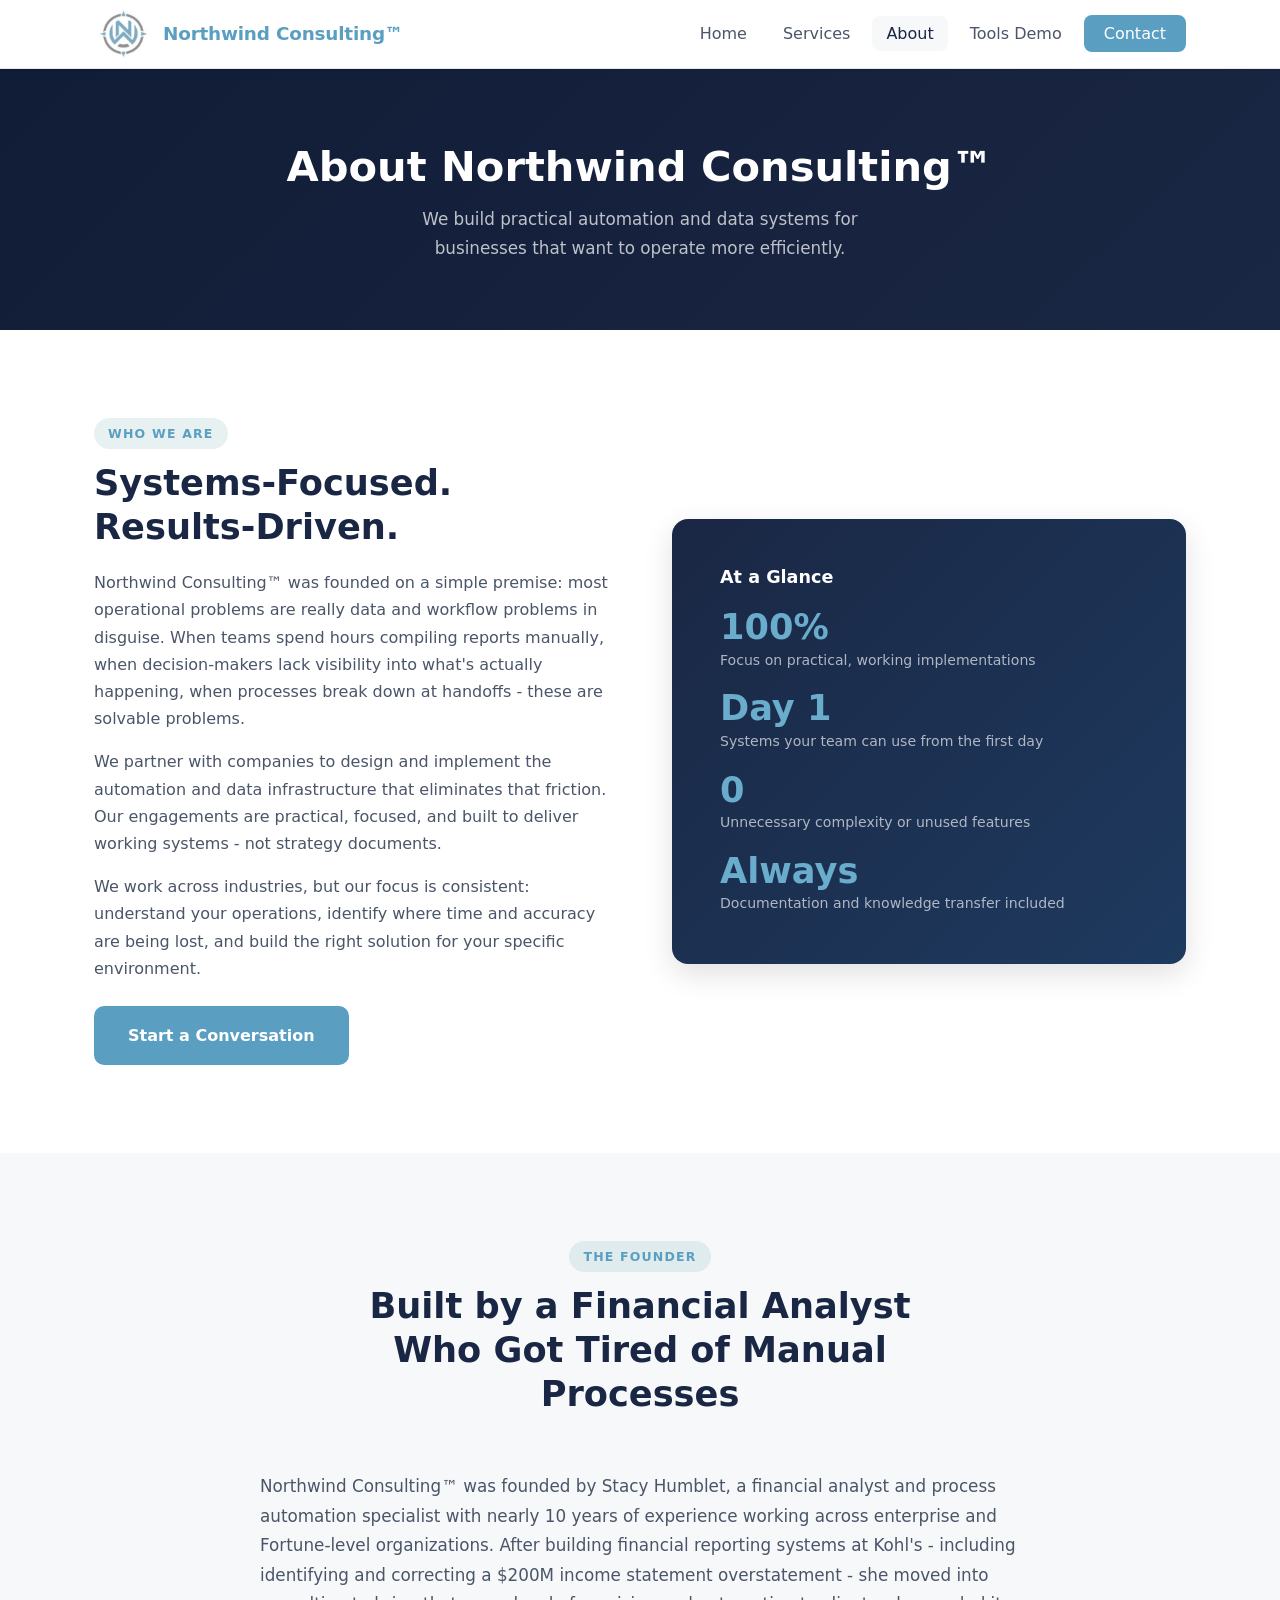
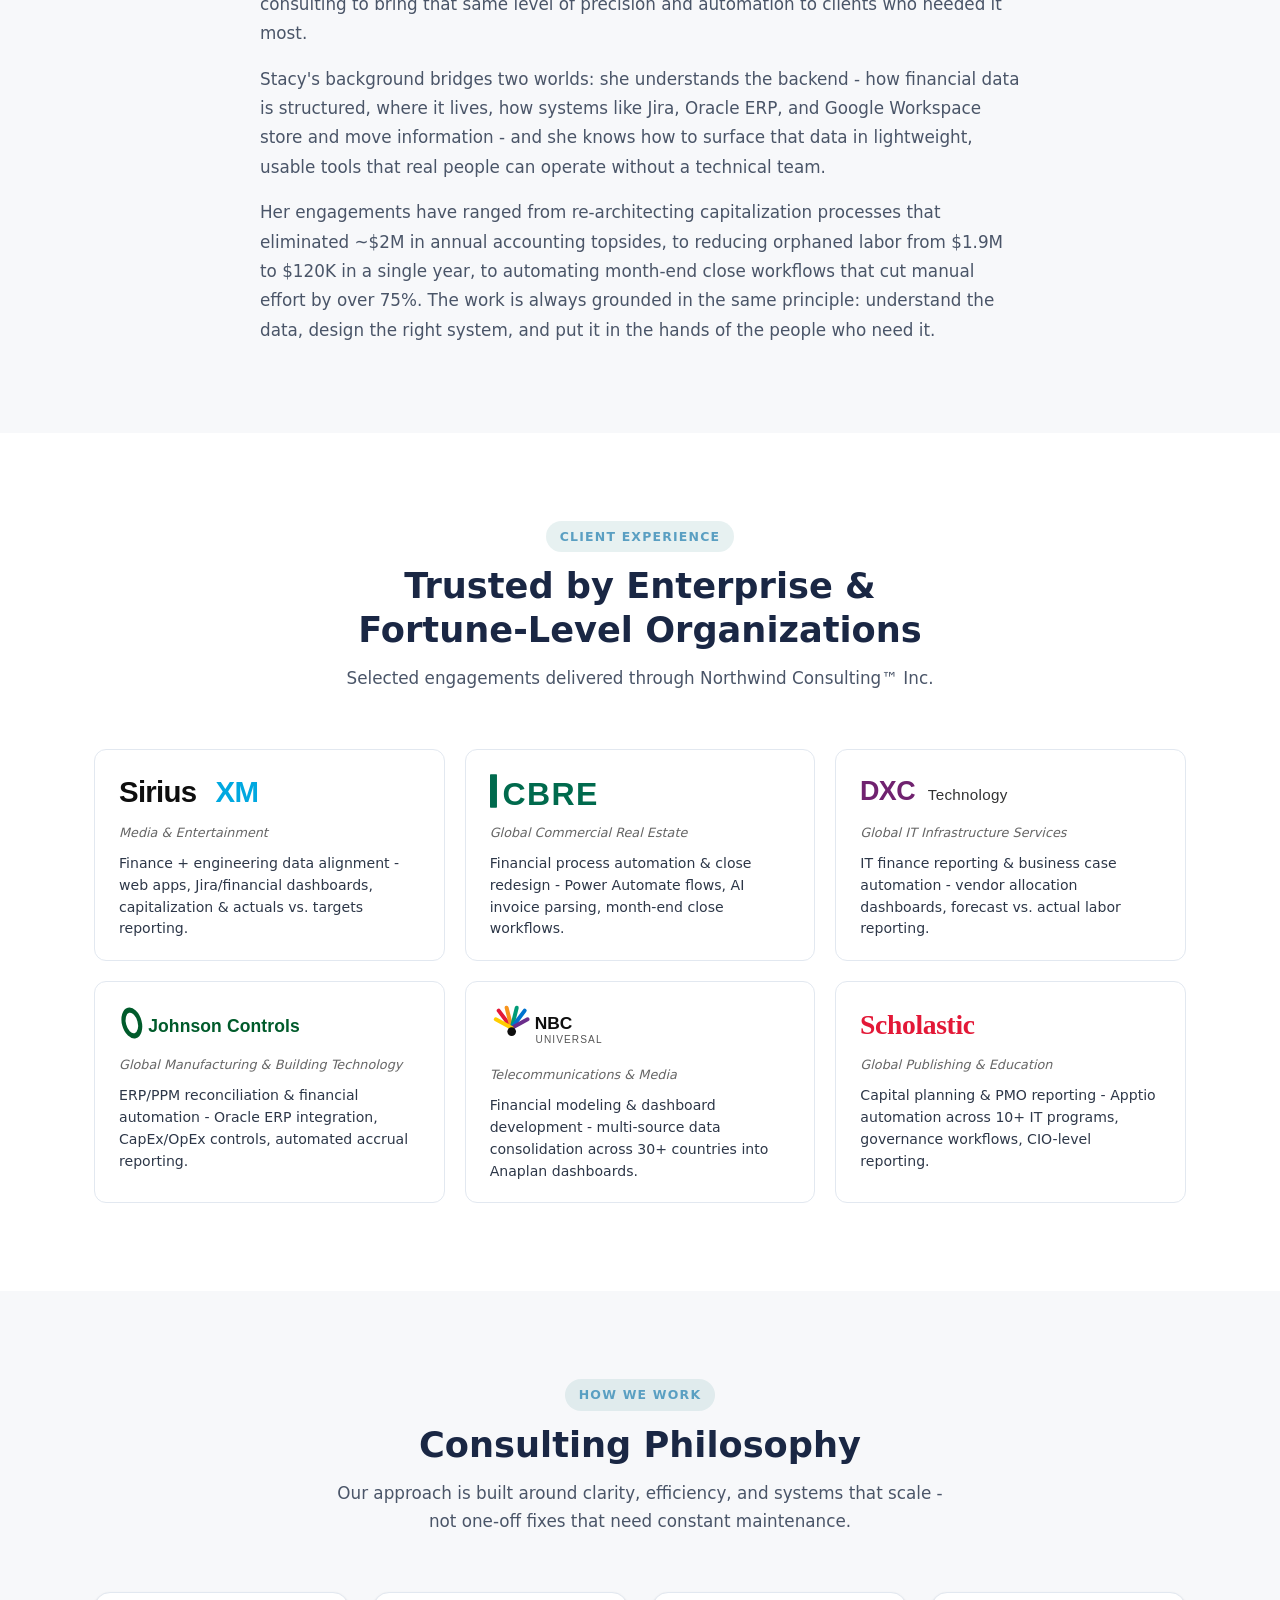
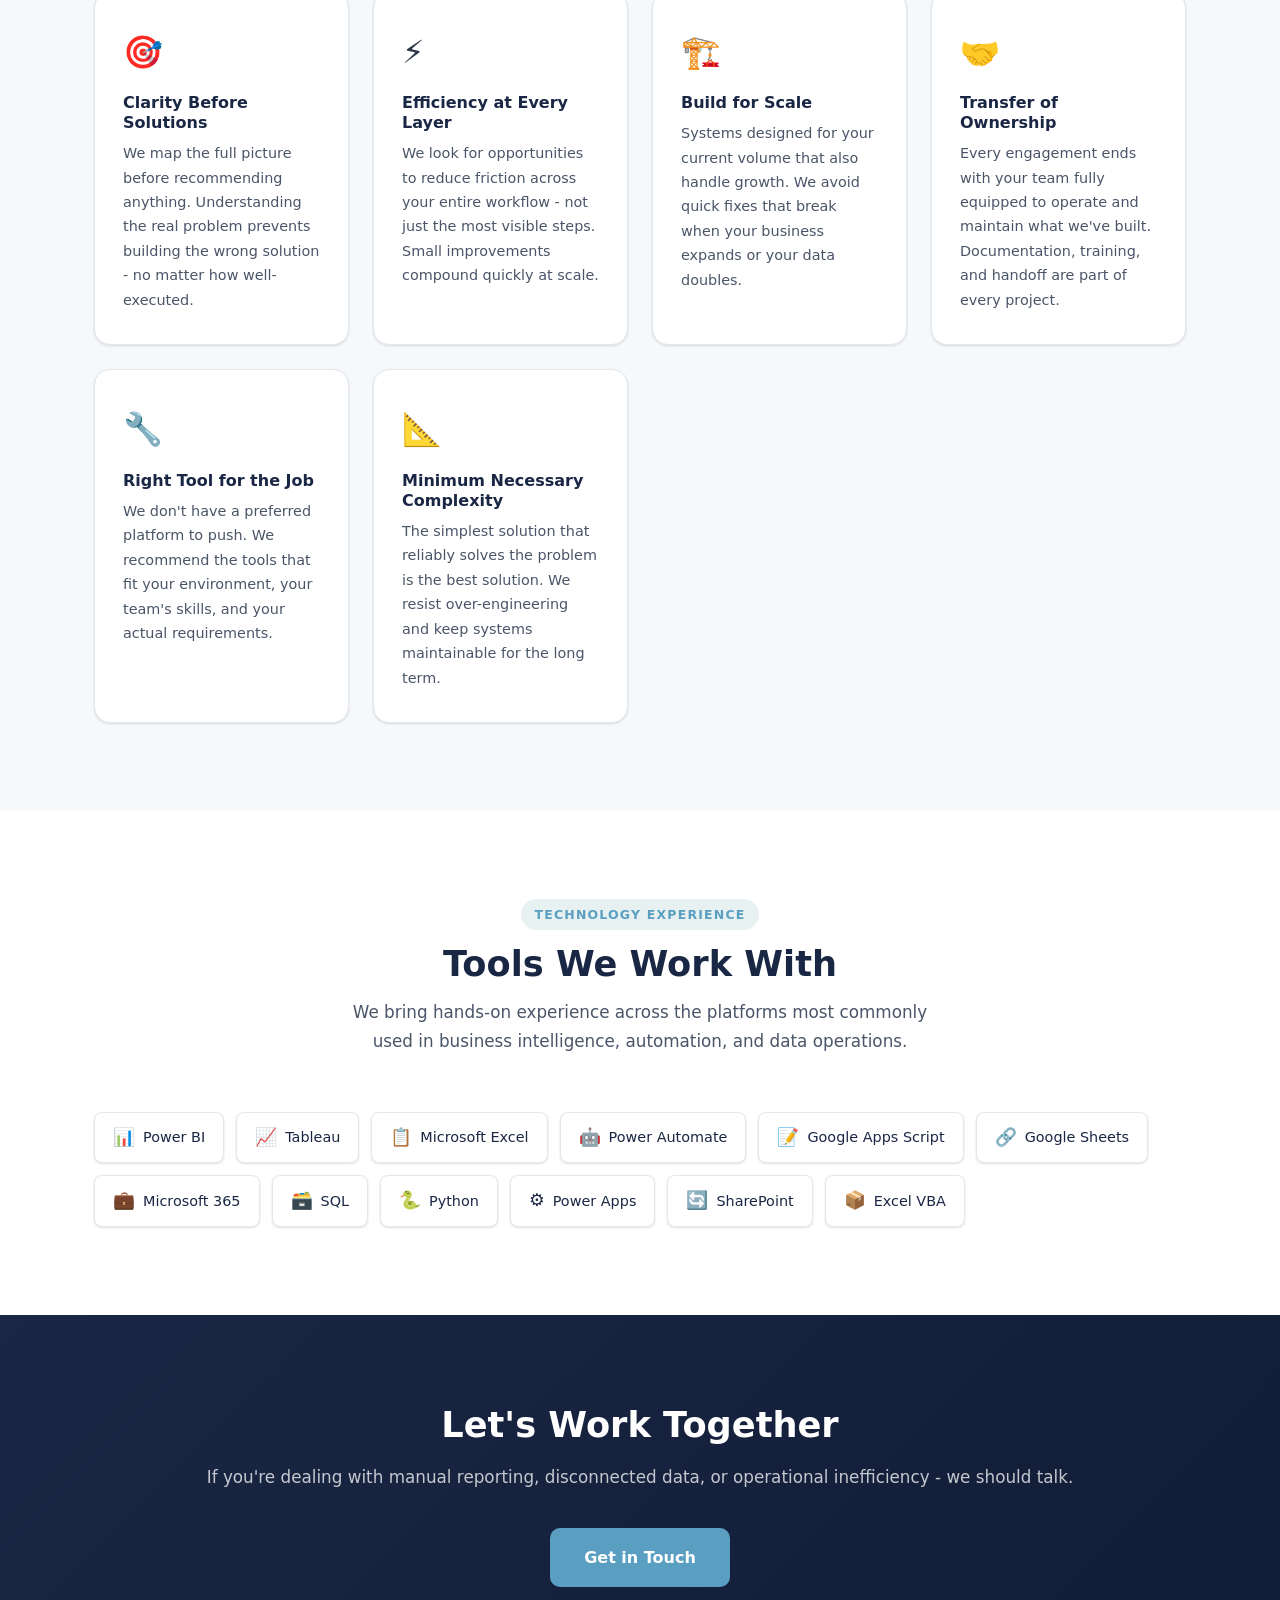
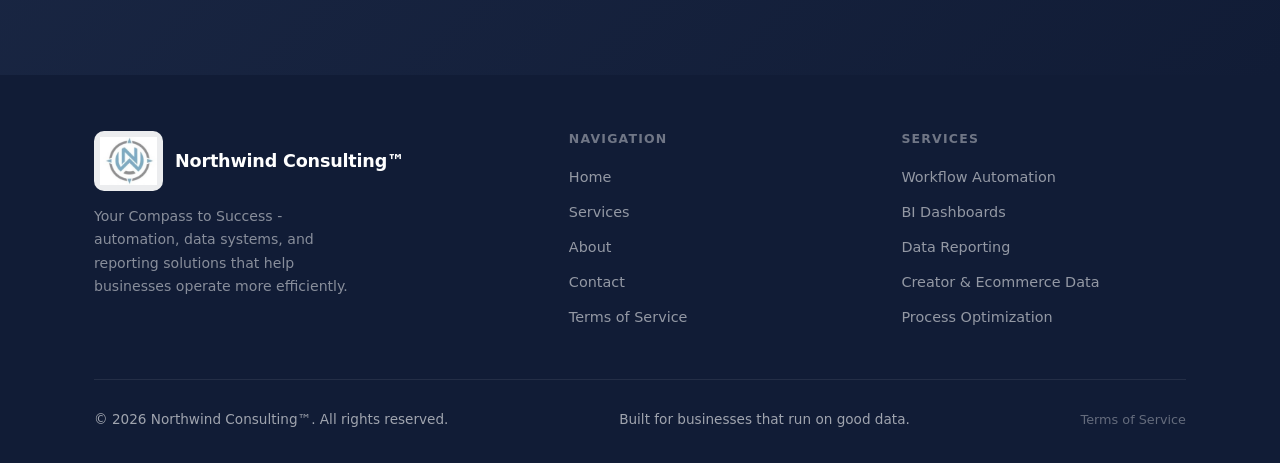
<file: about.html>
<!--
  Copyright © 2026 Northwind Consulting™. All rights reserved.
  Unauthorized copying, reverse engineering, redistribution,
  or reproduction of this software is strictly prohibited.
  https://northwind-pulse.com/terms.html
-->
<!DOCTYPE html>
<html lang="en">
<head>
  <meta charset="UTF-8" />
  <meta name="viewport" content="width=device-width, initial-scale=1.0" />
  <title>About - Northwind Consulting™</title>
  <meta name="description" content="Learn about Northwind Consulting™'s approach to automation, data systems, and business intelligence." />
  <link rel="stylesheet" href="styles.css" />
</head>
<body>

  <!-- ============ NAVIGATION ============ -->
  <nav class="navbar">
    <div class="container">
      <div class="nav-inner">
        <a href="index.html" class="nav-logo"><span class="logo-icon"><img src="logo.jpg" alt="Northwind Consulting™" /></span><span class="nav-logo-text">Northwind Consulting™</span></a>
        <button class="nav-toggle" aria-label="Toggle menu" onclick="toggleNav()">
          <span></span><span></span><span></span>
        </button>
        <ul class="nav-links" id="navLinks">
          <li><a href="corporate.html">Home</a></li>
          <li><a href="services.html">Services</a></li>
          <li><a href="about.html" class="active">About</a></li>
          <li><a href="https://corp-tools.northwind-consulting.com" target="_blank" rel="noopener noreferrer">Tools Demo</a></li>
          <li><a href="contact.html" class="nav-cta">Contact</a></li>
        </ul>
      </div>
    </div>
  </nav>

  <!-- ============ PAGE HERO ============ -->
  <section class="page-hero">
    <div class="container">
      <h1>About Northwind Consulting™</h1>
      <p>We build practical automation and data systems for businesses that want to operate more efficiently.</p>
    </div>
  </section>

  <!-- ============ ABOUT INTRO ============ -->
  <section class="section section-alt">
    <div class="container">
      <div class="about-intro">
        <div>
          <span class="section-tag">Who We Are</span>
          <h2>Systems-Focused. Results-Driven.</h2>
          <p>
            Northwind Consulting™ was founded on a simple premise: most operational problems are really data and workflow problems in disguise. When teams spend hours compiling reports manually, when decision-makers lack visibility into what's actually happening, when processes break down at handoffs - these are solvable problems.
          </p>
          <p>
            We partner with companies to design and implement the automation and data infrastructure that eliminates that friction. Our engagements are practical, focused, and built to deliver working systems - not strategy documents.
          </p>
          <p>
            We work across industries, but our focus is consistent: understand your operations, identify where time and accuracy are being lost, and build the right solution for your specific environment.
          </p>
          <a href="contact.html" class="btn btn-primary" style="margin-top: 8px;">Start a Conversation</a>
        </div>
        <div class="about-visual">
          <h3>At a Glance</h3>
          <div class="stat-row">
            <div class="stat-item">
              <span class="stat-num">100%</span>
              <span class="stat-desc">Focus on practical, working implementations</span>
            </div>
            <div class="stat-item">
              <span class="stat-num">Day 1</span>
              <span class="stat-desc">Systems your team can use from the first day</span>
            </div>
            <div class="stat-item">
              <span class="stat-num">0</span>
              <span class="stat-desc">Unnecessary complexity or unused features</span>
            </div>
            <div class="stat-item">
              <span class="stat-num">Always</span>
              <span class="stat-desc">Documentation and knowledge transfer included</span>
            </div>
          </div>
        </div>
      </div>
    </div>
  </section>

  <!-- ============ FOUNDER BIO ============ -->
  <section class="section">
    <div class="container">
      <div class="section-header">
        <span class="section-tag">The Founder</span>
        <h2>Built by a Financial Analyst Who Got Tired of Manual Processes</h2>
      </div>
      <div style="max-width:760px;margin:0 auto;line-height:1.75;font-size:1.05rem;color:var(--text);">
        <p style="margin-bottom:1rem;">
          Northwind Consulting™ was founded by Stacy Humblet, a financial analyst and process automation specialist with nearly 10 years of experience working across enterprise and Fortune-level organizations. After building financial reporting systems at Kohl's - including identifying and correcting a $200M income statement overstatement - she moved into consulting to bring that same level of precision and automation to clients who needed it most.
        </p>
        <p style="margin-bottom:1rem;">
          Stacy's background bridges two worlds: she understands the backend - how financial data is structured, where it lives, how systems like Jira, Oracle ERP, and Google Workspace store and move information - and she knows how to surface that data in lightweight, usable tools that real people can operate without a technical team.
        </p>
        <p>
          Her engagements have ranged from re-architecting capitalization processes that eliminated ~$2M in annual accounting topsides, to reducing orphaned labor from $1.9M to $120K in a single year, to automating month-end close workflows that cut manual effort by over 75%. The work is always grounded in the same principle: understand the data, design the right system, and put it in the hands of the people who need it.
        </p>
      </div>
    </div>
  </section>

  <!-- ============ CLIENT LOGOS ============ -->
  <section class="section section-alt">
    <div class="container">
      <div class="section-header">
        <span class="section-tag">Client Experience</span>
        <h2>Trusted by Enterprise & Fortune-Level Organizations</h2>
        <p>Selected engagements delivered through Northwind Consulting™ Inc.</p>
      </div>
      <!-- Engagement detail cards -->
      <div style="display:grid;grid-template-columns:repeat(auto-fit,minmax(260px,1fr));gap:1.25rem;">

        <div style="background:var(--surface,#fff);border:1px solid var(--border,rgba(0,0,0,0.1));border-radius:12px;padding:1.25rem 1.5rem;display:flex;flex-direction:column;gap:0.6rem;">
          <img src="images/logos/siriusxm.svg" alt="SiriusXM" style="height:42px;width:auto;object-fit:contain;object-position:left;" />
          <div style="font-size:0.8rem;color:var(--color-text-muted,#666);font-style:italic;">Media &amp; Entertainment</div>
          <div style="font-size:0.88rem;line-height:1.55;">Finance + engineering data alignment - web apps, Jira/financial dashboards, capitalization &amp; actuals vs. targets reporting.</div>
        </div>

        <div style="background:var(--surface,#fff);border:1px solid var(--border,rgba(0,0,0,0.1));border-radius:12px;padding:1.25rem 1.5rem;display:flex;flex-direction:column;gap:0.6rem;">
          <img src="images/logos/cbre.svg" alt="CBRE" style="height:42px;width:auto;object-fit:contain;object-position:left;" />
          <div style="font-size:0.8rem;color:var(--color-text-muted,#666);font-style:italic;">Global Commercial Real Estate</div>
          <div style="font-size:0.88rem;line-height:1.55;">Financial process automation &amp; close redesign - Power Automate flows, AI invoice parsing, month-end close workflows.</div>
        </div>

        <div style="background:var(--surface,#fff);border:1px solid var(--border,rgba(0,0,0,0.1));border-radius:12px;padding:1.25rem 1.5rem;display:flex;flex-direction:column;gap:0.6rem;">
          <img src="images/logos/dxc.svg" alt="DXC Technology" style="height:42px;width:auto;object-fit:contain;object-position:left;" />
          <div style="font-size:0.8rem;color:var(--color-text-muted,#666);font-style:italic;">Global IT Infrastructure Services</div>
          <div style="font-size:0.88rem;line-height:1.55;">IT finance reporting &amp; business case automation - vendor allocation dashboards, forecast vs. actual labor reporting.</div>
        </div>

        <div style="background:var(--surface,#fff);border:1px solid var(--border,rgba(0,0,0,0.1));border-radius:12px;padding:1.25rem 1.5rem;display:flex;flex-direction:column;gap:0.6rem;">
          <img src="images/logos/johnson-controls.svg" alt="Johnson Controls" style="height:42px;width:auto;object-fit:contain;object-position:left;" />
          <div style="font-size:0.8rem;color:var(--color-text-muted,#666);font-style:italic;">Global Manufacturing &amp; Building Technology</div>
          <div style="font-size:0.88rem;line-height:1.55;">ERP/PPM reconciliation &amp; financial automation - Oracle ERP integration, CapEx/OpEx controls, automated accrual reporting.</div>
        </div>

        <div style="background:var(--surface,#fff);border:1px solid var(--border,rgba(0,0,0,0.1));border-radius:12px;padding:1.25rem 1.5rem;display:flex;flex-direction:column;gap:0.6rem;">
          <img src="images/logos/nbc-universal.svg" alt="NBC Universal" style="height:52px;width:auto;object-fit:contain;object-position:left;" />
          <div style="font-size:0.8rem;color:var(--color-text-muted,#666);font-style:italic;">Telecommunications &amp; Media</div>
          <div style="font-size:0.88rem;line-height:1.55;">Financial modeling &amp; dashboard development - multi-source data consolidation across 30+ countries into Anaplan dashboards.</div>
        </div>

        <div style="background:var(--surface,#fff);border:1px solid var(--border,rgba(0,0,0,0.1));border-radius:12px;padding:1.25rem 1.5rem;display:flex;flex-direction:column;gap:0.6rem;">
          <img src="images/logos/scholastic.svg" alt="Scholastic" style="height:42px;width:auto;object-fit:contain;object-position:left;" />
          <div style="font-size:0.8rem;color:var(--color-text-muted,#666);font-style:italic;">Global Publishing &amp; Education</div>
          <div style="font-size:0.88rem;line-height:1.55;">Capital planning &amp; PMO reporting - Apptio automation across 10+ IT programs, governance workflows, CIO-level reporting.</div>
        </div>

      </div>
    </div>
  </section>

  <!-- ============ PHILOSOPHY ============ -->
  <section class="section">
    <div class="container">
      <div class="section-header">
        <span class="section-tag">How We Work</span>
        <h2>Consulting Philosophy</h2>
        <p>Our approach is built around clarity, efficiency, and systems that scale - not one-off fixes that need constant maintenance.</p>
      </div>
      <div class="philosophy-grid">
        <div class="philosophy-card">
          <div class="icon">🎯</div>
          <h3>Clarity Before Solutions</h3>
          <p>We map the full picture before recommending anything. Understanding the real problem prevents building the wrong solution - no matter how well-executed.</p>
        </div>
        <div class="philosophy-card">
          <div class="icon">⚡</div>
          <h3>Efficiency at Every Layer</h3>
          <p>We look for opportunities to reduce friction across your entire workflow - not just the most visible steps. Small improvements compound quickly at scale.</p>
        </div>
        <div class="philosophy-card">
          <div class="icon">🏗️</div>
          <h3>Build for Scale</h3>
          <p>Systems designed for your current volume that also handle growth. We avoid quick fixes that break when your business expands or your data doubles.</p>
        </div>
        <div class="philosophy-card">
          <div class="icon">🤝</div>
          <h3>Transfer of Ownership</h3>
          <p>Every engagement ends with your team fully equipped to operate and maintain what we've built. Documentation, training, and handoff are part of every project.</p>
        </div>
        <div class="philosophy-card">
          <div class="icon">🔧</div>
          <h3>Right Tool for the Job</h3>
          <p>We don't have a preferred platform to push. We recommend the tools that fit your environment, your team's skills, and your actual requirements.</p>
        </div>
        <div class="philosophy-card">
          <div class="icon">📐</div>
          <h3>Minimum Necessary Complexity</h3>
          <p>The simplest solution that reliably solves the problem is the best solution. We resist over-engineering and keep systems maintainable for the long term.</p>
        </div>
      </div>
    </div>
  </section>

  <!-- ============ TECHNOLOGY ============ -->
  <section class="section section-alt">
    <div class="container">
      <div class="section-header">
        <span class="section-tag">Technology Experience</span>
        <h2>Tools We Work With</h2>
        <p>We bring hands-on experience across the platforms most commonly used in business intelligence, automation, and data operations.</p>
      </div>
      <div class="tech-grid">
        <span class="tech-tag"><span class="icon">📊</span> Power BI</span>
        <span class="tech-tag"><span class="icon">📈</span> Tableau</span>
        <span class="tech-tag"><span class="icon">📋</span> Microsoft Excel</span>
        <span class="tech-tag"><span class="icon">🤖</span> Power Automate</span>
        <span class="tech-tag"><span class="icon">📝</span> Google Apps Script</span>
        <span class="tech-tag"><span class="icon">🔗</span> Google Sheets</span>
        <span class="tech-tag"><span class="icon">💼</span> Microsoft 365</span>
        <span class="tech-tag"><span class="icon">🗃️</span> SQL</span>
        <span class="tech-tag"><span class="icon">🐍</span> Python</span>
        <span class="tech-tag"><span class="icon">⚙️</span> Power Apps</span>
        <span class="tech-tag"><span class="icon">🔄</span> SharePoint</span>
        <span class="tech-tag"><span class="icon">📦</span> Excel VBA</span>
      </div>
    </div>
  </section>

  <!-- ============ CTA BANNER ============ -->
  <section class="cta-banner">
    <div class="container">
      <h2>Let's Work Together</h2>
      <p>If you're dealing with manual reporting, disconnected data, or operational inefficiency - we should talk.</p>
      <a href="contact.html" class="btn btn-primary">Get in Touch</a>
    </div>
  </section>

  <!-- ============ FOOTER ============ -->
  <footer class="footer">
    <div class="container">
      <div class="footer-inner">
        <div class="footer-brand">
          <a href="index.html" class="nav-logo"><span class="logo-icon"><img src="logo.jpg" alt="Northwind Consulting™" /></span><span class="nav-logo-text">Northwind Consulting™</span></a>
          <p>Your Compass to Success - automation, data systems, and reporting solutions that help businesses operate more efficiently.</p>
        </div>
        <div class="footer-col">
          <h4>Navigation</h4>
          <ul>
            <li><a href="index.html">Home</a></li>
            <li><a href="services.html">Services</a></li>
            <li><a href="about.html">About</a></li>
            <li><a href="contact.html">Contact</a></li>
            <li><a href="https://northwind-pulse.com/terms.html">Terms of Service</a></li>
          </ul>
        </div>
        <div class="footer-col">
          <h4>Services</h4>
          <ul>
            <li><a href="services.html">Workflow Automation</a></li>
            <li><a href="services.html">BI Dashboards</a></li>
            <li><a href="services.html">Data Reporting</a></li>
            <li><a href="services.html">Creator &amp; Ecommerce Data</a></li>
            <li><a href="services.html">Process Optimization</a></li>
          </ul>
        </div>
      </div>
      <div class="footer-bottom">
        <span>© <span id="year"></span> Northwind Consulting™. All rights reserved.</span>
        <span>Built for businesses that run on good data.</span>
        <span><a href="https://northwind-pulse.com/terms.html" style="color:rgba(255,255,255,.35);font-size:.8rem;">Terms of Service</a></span>
      </div>
    </div>
  </footer>

  <script src="script.js"></script>
</body>
</html>
</file>
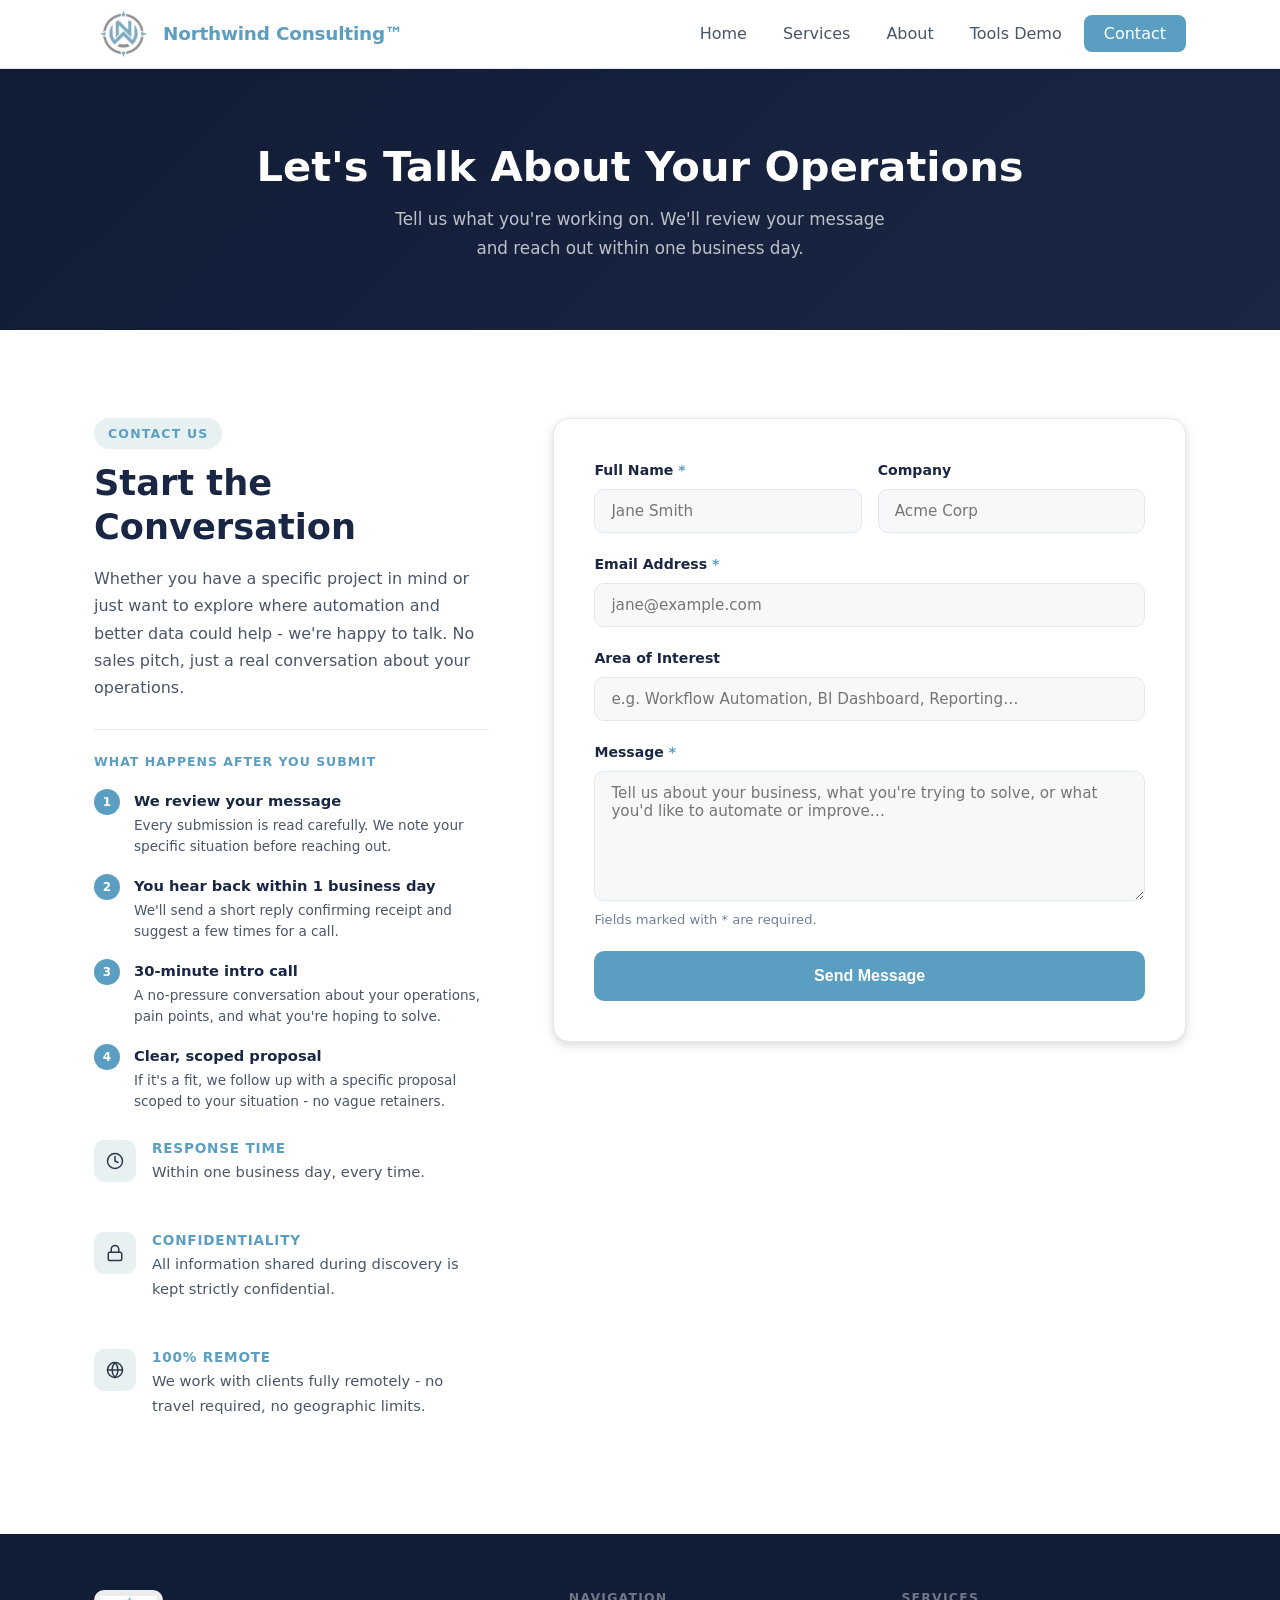
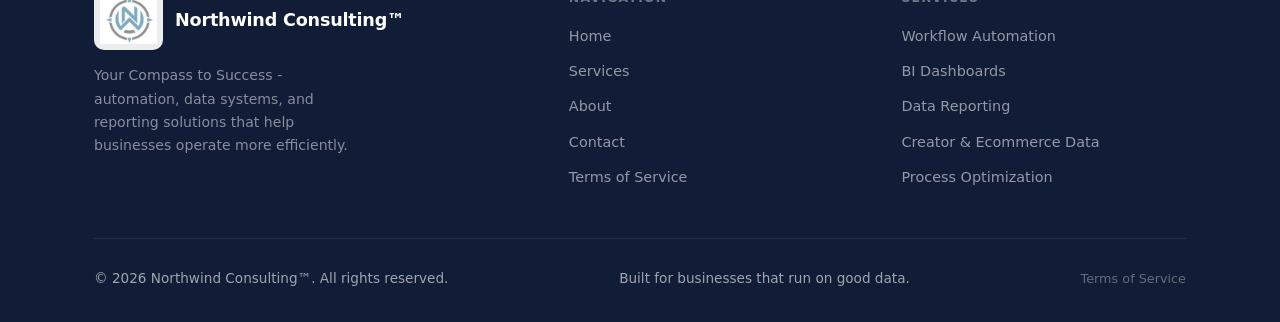
<file: contact.html>
<!--
  Copyright © 2026 Northwind Consulting™. All rights reserved.
  Unauthorized copying, reverse engineering, redistribution,
  or reproduction of this software is strictly prohibited.
  https://northwind-pulse.com/terms.html
-->
<!DOCTYPE html>
<html lang="en">
<head>
  <meta charset="UTF-8" />
  <meta name="viewport" content="width=device-width, initial-scale=1.0" />
  <title>Contact - Northwind Consulting™</title>
  <meta name="description" content="Get in touch with Northwind Consulting™ to schedule a consultation about automation, dashboards, or data systems." />
  <link rel="stylesheet" href="styles.css" />
</head>
<body>

  <!-- ============ NAVIGATION ============ -->
  <nav class="navbar">
    <div class="container">
      <div class="nav-inner">
        <a href="index.html" class="nav-logo"><span class="logo-icon"><img src="logo.jpg" alt="Northwind Consulting™" /></span><span class="nav-logo-text">Northwind Consulting™</span></a>
        <button class="nav-toggle" aria-label="Toggle menu" onclick="toggleNav()">
          <span></span><span></span><span></span>
        </button>
        <ul class="nav-links" id="navLinks">
          <li><a href="corporate.html">Home</a></li>
          <li><a href="services.html">Services</a></li>
          <li><a href="about.html">About</a></li>
          <li><a href="https://corp-tools.northwind-consulting.com" target="_blank" rel="noopener noreferrer">Tools Demo</a></li>
          <li><a href="contact.html" class="active nav-cta">Contact</a></li>
        </ul>
      </div>
    </div>
  </nav>

  <!-- ============ PAGE HERO ============ -->
  <section class="page-hero">
    <div class="container">
      <h1>Let's Talk About Your Operations</h1>
      <p>Tell us what you're working on. We'll review your message and reach out within one business day.</p>
    </div>
  </section>

  <!-- ============ CONTACT SECTION ============ -->
  <section class="section section-alt">
    <div class="container">
      <div class="contact-grid">

        <!-- Left: Info -->
        <div class="contact-info">
          <span class="section-tag">Contact Us</span>
          <h2>Start the Conversation</h2>
          <p>
            Whether you have a specific project in mind or just want to explore where automation and better data could help - we're happy to talk. No sales pitch, just a real conversation about your operations.
          </p>

          <div class="next-steps">
            <h4 class="steps-heading">What happens after you submit</h4>
            <ol class="steps-list">
              <li>
                <span class="step-num">1</span>
                <div>
                  <strong>We review your message</strong>
                  <p>Every submission is read carefully. We note your specific situation before reaching out.</p>
                </div>
              </li>
              <li>
                <span class="step-num">2</span>
                <div>
                  <strong>You hear back within 1 business day</strong>
                  <p>We'll send a short reply confirming receipt and suggest a few times for a call.</p>
                </div>
              </li>
              <li>
                <span class="step-num">3</span>
                <div>
                  <strong>30-minute intro call</strong>
                  <p>A no-pressure conversation about your operations, pain points, and what you're hoping to solve.</p>
                </div>
              </li>
              <li>
                <span class="step-num">4</span>
                <div>
                  <strong>Clear, scoped proposal</strong>
                  <p>If it's a fit, we follow up with a specific proposal scoped to your situation - no vague retainers.</p>
                </div>
              </li>
            </ol>
          </div>

          <div class="contact-detail" style="margin-top: 28px;">
            <div class="contact-item">
              <div class="ci-icon">
                <svg viewBox="0 0 24 24" fill="none" stroke="currentColor" stroke-width="2" stroke-linecap="round" stroke-linejoin="round" width="18" height="18"><circle cx="12" cy="12" r="10"/><polyline points="12 6 12 12 16 14"/></svg>
              </div>
              <div>
                <h4>Response Time</h4>
                <p>Within one business day, every time.</p>
              </div>
            </div>
            <div class="contact-item">
              <div class="ci-icon">
                <svg viewBox="0 0 24 24" fill="none" stroke="currentColor" stroke-width="2" stroke-linecap="round" stroke-linejoin="round" width="18" height="18"><rect x="3" y="11" width="18" height="11" rx="2" ry="2"/><path d="M7 11V7a5 5 0 0 1 10 0v4"/></svg>
              </div>
              <div>
                <h4>Confidentiality</h4>
                <p>All information shared during discovery is kept strictly confidential.</p>
              </div>
            </div>
            <div class="contact-item">
              <div class="ci-icon">
                <svg viewBox="0 0 24 24" fill="none" stroke="currentColor" stroke-width="2" stroke-linecap="round" stroke-linejoin="round" width="18" height="18"><circle cx="12" cy="12" r="10"/><line x1="2" y1="12" x2="22" y2="12"/><path d="M12 2a15.3 15.3 0 0 1 4 10 15.3 15.3 0 0 1-4 10 15.3 15.3 0 0 1-4-10 15.3 15.3 0 0 1 4-10z"/></svg>
              </div>
              <div>
                <h4>100% Remote</h4>
                <p>We work with clients fully remotely - no travel required, no geographic limits.</p>
              </div>
            </div>
          </div>
        </div>

        <!-- Right: Form -->
        <div class="contact-form-card">
          <form id="contactForm" onsubmit="handleSubmit(event)" novalidate>
            <input type="hidden" name="access_key" value="43da27cd-587b-4124-bedb-210a9b12d66f" />
            <input type="hidden" name="to" value="stacy.humblet@gmail.com,northwindconsultinginc@gmail.com" />
            <input type="hidden" name="subject" value="New Contact Request - Northwind Consulting™" />
            <input type="hidden" name="from_name" value="Northwind Consulting™ Website" />
            <div class="form-row">
              <div class="form-group">
                <label for="name">Full Name <span style="color:var(--teal)">*</span></label>
                <input type="text" id="name" name="name" placeholder="Jane Smith" required autocomplete="name" />
              </div>
              <div class="form-group">
                <label for="company">Company</label>
                <input type="text" id="company" name="company" placeholder="Acme Corp" autocomplete="organization" />
              </div>
            </div>

            <div class="form-group">
              <label for="email">Email Address <span style="color:var(--teal)">*</span></label>
              <input type="email" id="email" name="email" placeholder="jane@example.com" required autocomplete="email" />
            </div>

            <div class="form-group">
              <label for="service">Area of Interest</label>
              <input type="text" id="service" name="service" placeholder="e.g. Workflow Automation, BI Dashboard, Reporting…" />
            </div>

            <div class="form-group">
              <label for="message">Message <span style="color:var(--teal)">*</span></label>
              <textarea id="message" name="message" placeholder="Tell us about your business, what you're trying to solve, or what you'd like to automate or improve…" required></textarea>
            </div>

            <p class="form-note">Fields marked with * are required.</p>

            <button type="submit" class="btn btn-primary" style="width:100%">Send Message</button>

            <div class="form-success" id="formSuccess">
              <strong>Message received - thank you!</strong><br />
              We'll review your submission and reach out within one business day to confirm receipt and suggest a time to connect.
            </div>
          </form>
        </div>

      </div>
    </div>
  </section>

  <!-- ============ FOOTER ============ -->
  <footer class="footer">
    <div class="container">
      <div class="footer-inner">
        <div class="footer-brand">
          <a href="index.html" class="nav-logo"><span class="logo-icon"><img src="logo.jpg" alt="Northwind Consulting™" /></span><span class="nav-logo-text">Northwind Consulting™</span></a>
          <p>Your Compass to Success - automation, data systems, and reporting solutions that help businesses operate more efficiently.</p>
        </div>
        <div class="footer-col">
          <h4>Navigation</h4>
          <ul>
            <li><a href="index.html">Home</a></li>
            <li><a href="services.html">Services</a></li>
            <li><a href="about.html">About</a></li>
            <li><a href="contact.html">Contact</a></li>
            <li><a href="https://northwind-pulse.com/terms.html">Terms of Service</a></li>
          </ul>
        </div>
        <div class="footer-col">
          <h4>Services</h4>
          <ul>
            <li><a href="services.html">Workflow Automation</a></li>
            <li><a href="services.html">BI Dashboards</a></li>
            <li><a href="services.html">Data Reporting</a></li>
            <li><a href="services.html">Creator &amp; Ecommerce Data</a></li>
            <li><a href="services.html">Process Optimization</a></li>
          </ul>
        </div>
      </div>
      <div class="footer-bottom">
        <span>© <span id="year"></span> Northwind Consulting™. All rights reserved.</span>
        <span>Built for businesses that run on good data.</span>
        <span><a href="https://northwind-pulse.com/terms.html" style="color:rgba(255,255,255,.35);font-size:.8rem;">Terms of Service</a></span>
      </div>
    </div>
  </footer>

  <script src="script.js"></script>
</body>
</html>
</file>
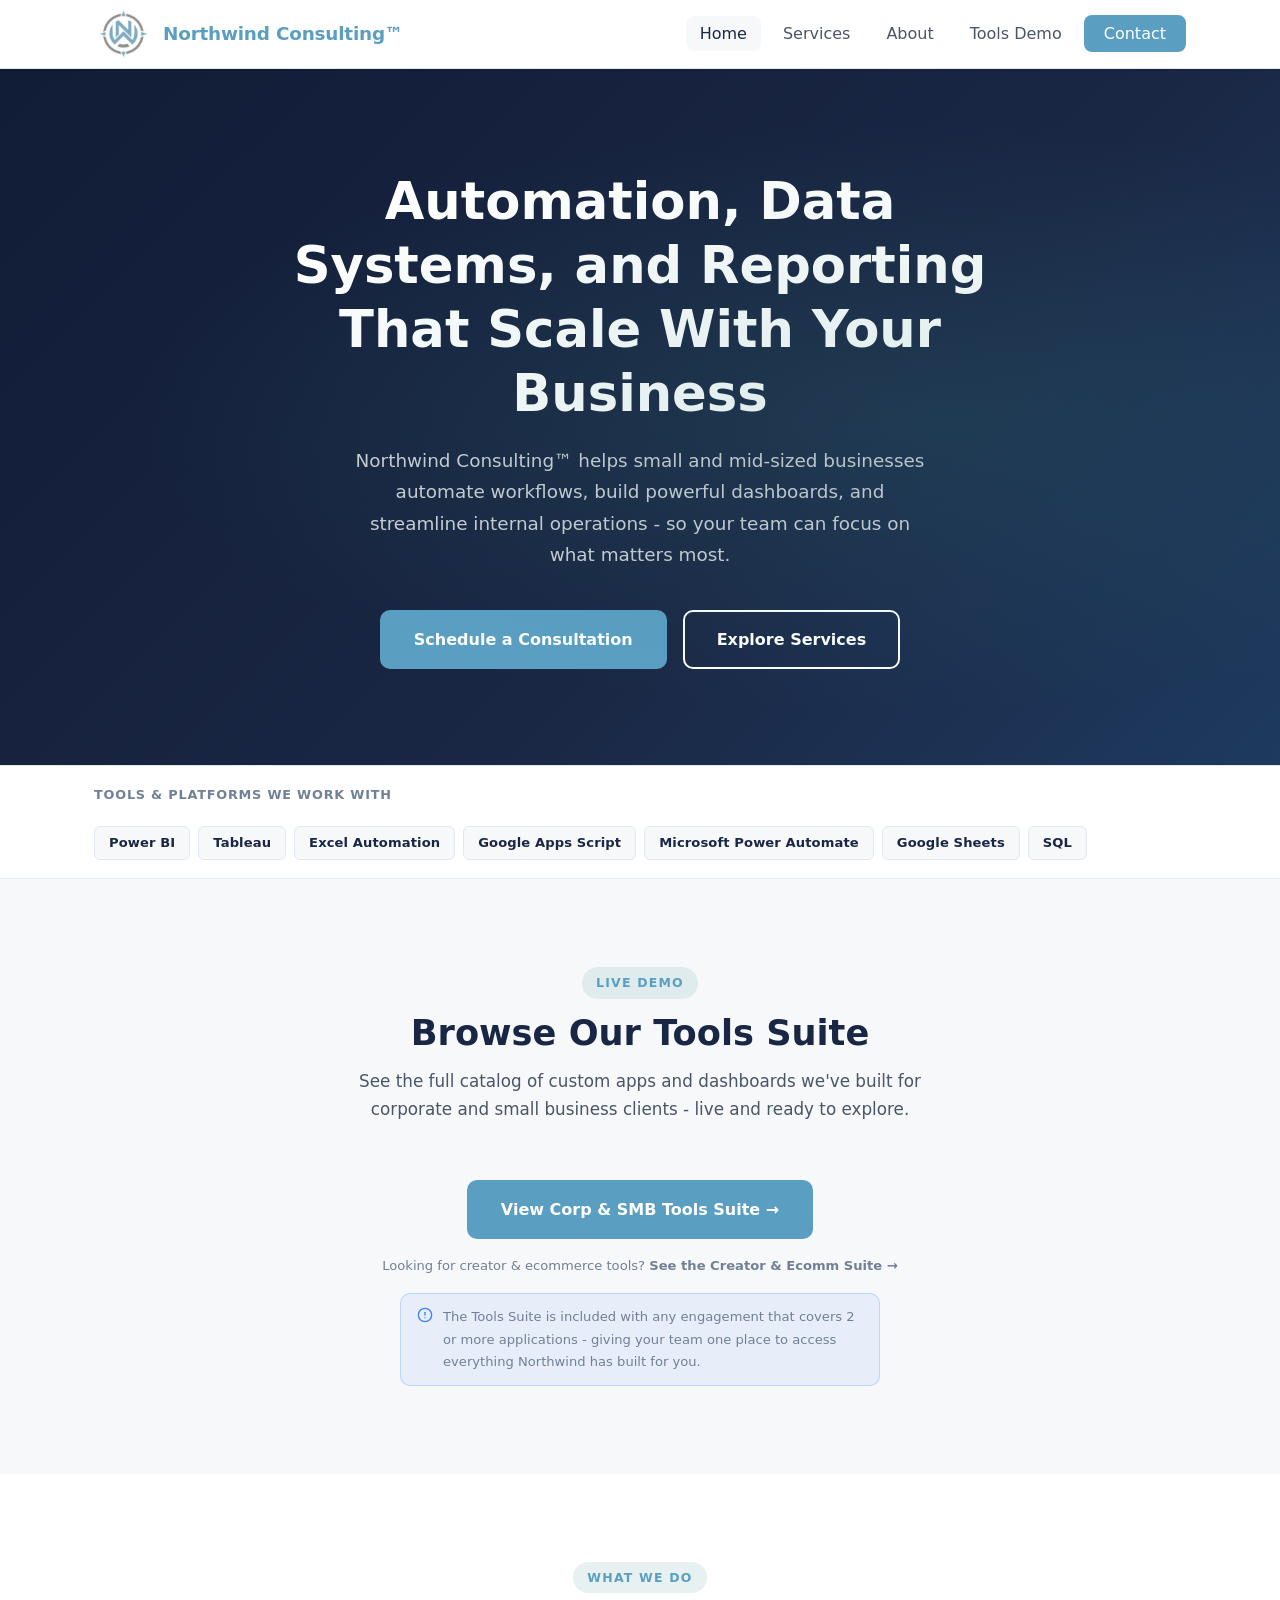
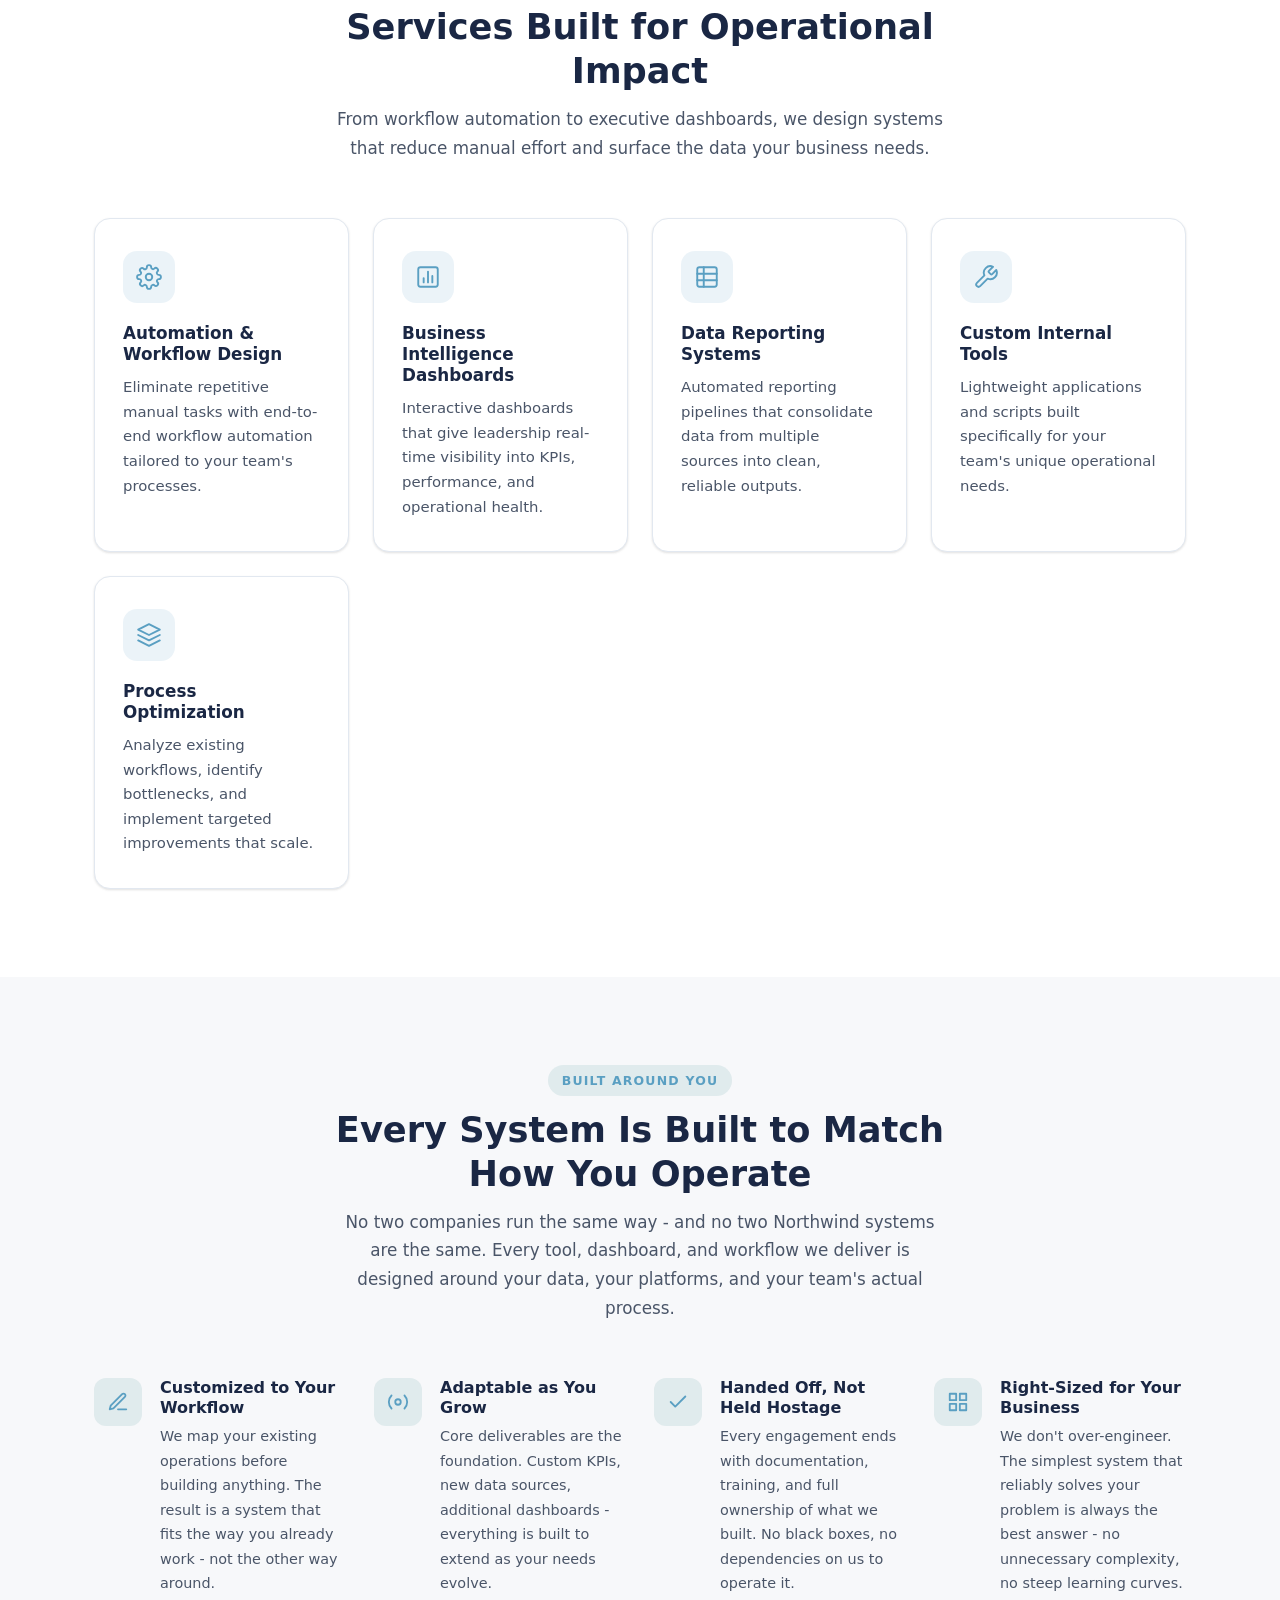
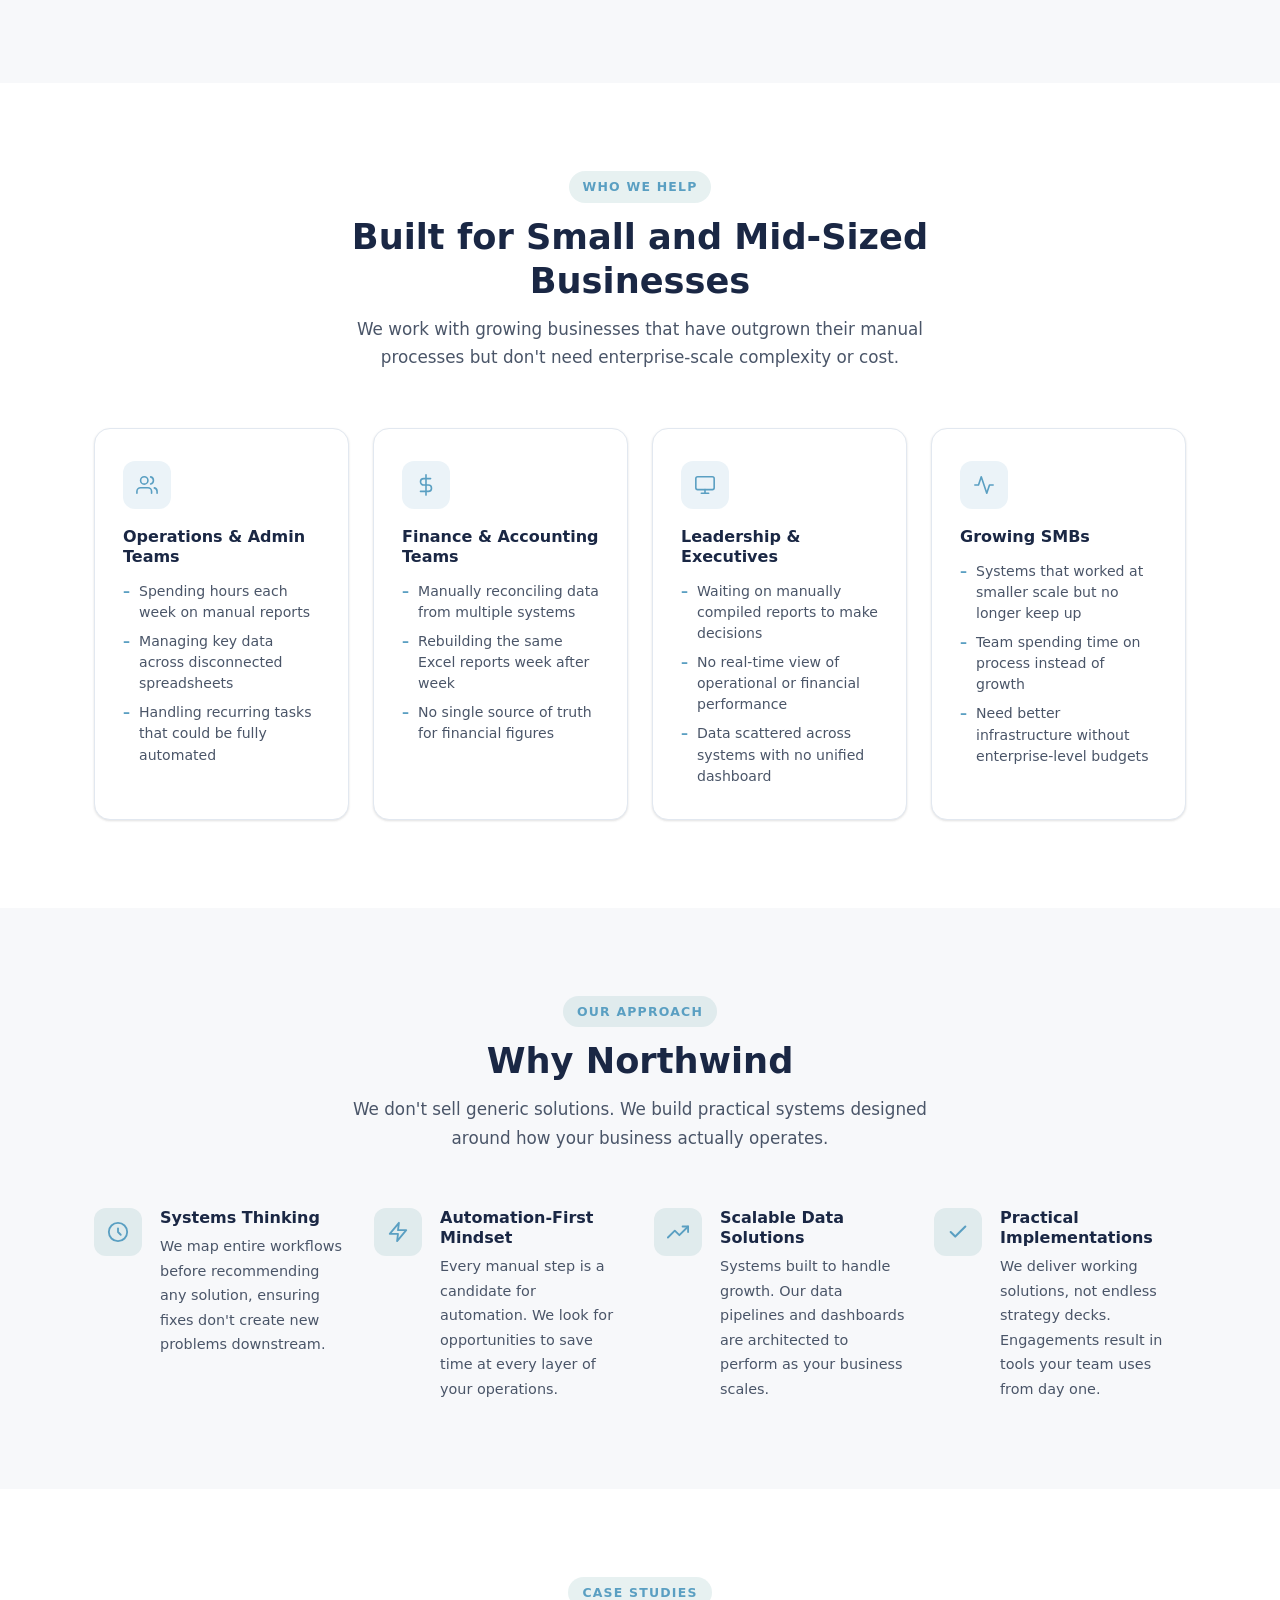
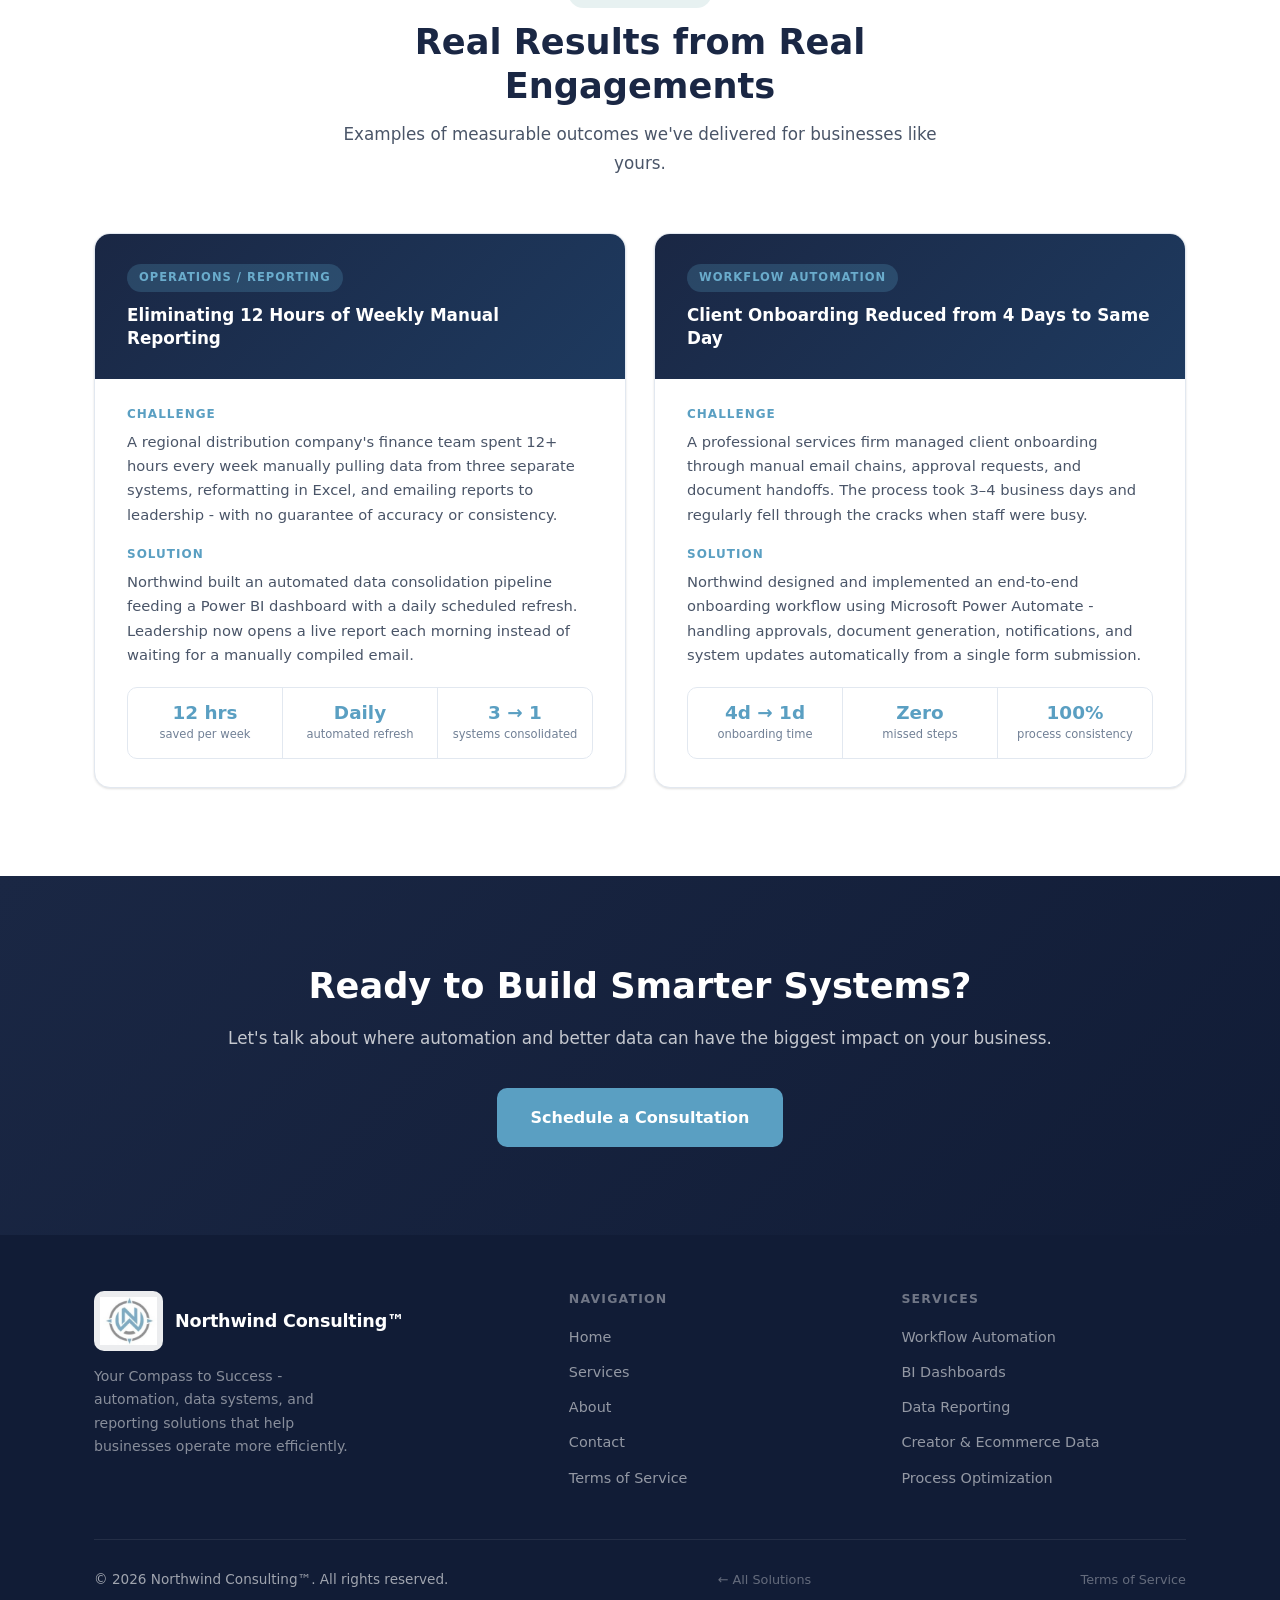
<file: corporate.html>
<!--
  Copyright © 2026 Northwind Consulting™. All rights reserved.
  Unauthorized copying, reverse engineering, redistribution,
  or reproduction of this software is strictly prohibited.
  https://northwind-pulse.com/terms.html
-->
<!DOCTYPE html>
<html lang="en">
<head>
  <meta charset="UTF-8" />
  <meta name="viewport" content="width=device-width, initial-scale=1.0" />
  <title>Corporate &amp; Small Business - Northwind Consulting™</title>
  <meta name="description" content="Northwind Consulting™ helps small and mid-sized businesses automate workflows, build BI dashboards, and streamline reporting operations." />
  <link rel="stylesheet" href="styles.css" />
</head>
<body>

  <!-- ============ NAVIGATION ============ -->
  <nav class="navbar">
    <div class="container">
      <div class="nav-inner">
        <a href="corporate.html" class="nav-logo"><span class="logo-icon"><img src="logo.jpg" alt="Northwind Consulting™" /></span><span class="nav-logo-text">Northwind Consulting™</span></a>
        <button class="nav-toggle" aria-label="Toggle menu" onclick="toggleNav()">
          <span></span><span></span><span></span>
        </button>
        <ul class="nav-links" id="navLinks">
          <li><a href="corporate.html" class="active">Home</a></li>
          <li><a href="services.html">Services</a></li>
          <li><a href="about.html">About</a></li>
          <li><a href="https://corp-tools.northwind-consulting.com" target="_blank" rel="noopener noreferrer">Tools Demo</a></li>
          <li><a href="contact.html" class="nav-cta">Contact</a></li>
        </ul>
      </div>
    </div>
  </nav>

  <!-- ============ HERO ============ -->
  <section class="hero">
    <div class="container">
      <h1>Automation, Data Systems, and Reporting That Scale With Your Business</h1>
      <p class="hero-sub">
        Northwind Consulting™ helps small and mid-sized businesses automate workflows, build
        powerful dashboards, and streamline internal operations - so your team can focus on
        what matters most.
      </p>
      <div class="hero-actions">
        <a href="contact.html" class="btn btn-primary">Schedule a Consultation</a>
        <a href="services.html" class="btn btn-outline">Explore Services</a>
      </div>
    </div>
  </section>

  <!-- ============ TOOLS STRIP ============ -->
  <div class="tools-strip">
    <div class="container">
      <div class="tools-strip-inner">
        <span class="tools-label">Tools &amp; platforms we work with</span>
        <div class="tools-list">
          <span class="tool-badge">Power BI</span>
          <span class="tool-badge">Tableau</span>
          <span class="tool-badge">Excel Automation</span>
          <span class="tool-badge">Google Apps Script</span>
          <span class="tool-badge">Microsoft Power Automate</span>
          <span class="tool-badge">Google Sheets</span>
          <span class="tool-badge">SQL</span>
        </div>
      </div>
    </div>
  </div>

  <!-- ============ TOOLS SUITE ============ -->
  <section class="section">
    <div class="container">
      <div class="section-header">
        <span class="section-tag">Live Demo</span>
        <h2>Browse Our Tools Suite</h2>
        <p>See the full catalog of custom apps and dashboards we've built for corporate and small business clients - live and ready to explore.</p>
      </div>
      <div style="display:flex;flex-direction:column;align-items:center;gap:16px;margin-top:8px;">
        <a href="https://corp-tools.northwind-consulting.com" target="_blank" rel="noopener noreferrer" class="btn btn-primary">View Corp &amp; SMB Tools Suite →</a>
        <p style="font-size:.82rem;color:var(--text-light);">Looking for creator &amp; ecommerce tools? <a href="creator-tools.html" style="color:var(--primary);font-weight:600;">See the Creator &amp; Ecomm Suite →</a></p>
        <div style="display:flex;align-items:flex-start;gap:10px;background:rgba(59,130,246,.08);border:1px solid rgba(59,130,246,.25);border-radius:10px;padding:12px 16px;max-width:480px;text-align:left;">
          <svg style="flex-shrink:0;margin-top:1px;" width="16" height="16" viewBox="0 0 24 24" fill="none" stroke="#3b82f6" stroke-width="2" stroke-linecap="round" stroke-linejoin="round"><circle cx="12" cy="12" r="10"/><line x1="12" y1="8" x2="12" y2="12"/><line x1="12" y1="16" x2="12.01" y2="16"/></svg>
          <p style="font-size:.82rem;color:var(--text-light);margin:0;">The Tools Suite is included with any engagement that covers 2 or more applications - giving your team one place to access everything Northwind has built for you.</p>
        </div>
      </div>
    </div>
  </section>

  <!-- ============ SERVICES OVERVIEW ============ -->
  <section class="section section-alt">
    <div class="container">
      <div class="section-header">
        <span class="section-tag">What We Do</span>
        <h2>Services Built for Operational Impact</h2>
        <p>From workflow automation to executive dashboards, we design systems that reduce manual effort and surface the data your business needs.</p>
      </div>
      <div class="cards-grid">

        <div class="card">
          <div class="card-icon">
            <svg viewBox="0 0 24 24" fill="none" stroke="currentColor" stroke-width="1.75" stroke-linecap="round" stroke-linejoin="round">
              <circle cx="12" cy="12" r="3"/>
              <path d="M19.4 15a1.65 1.65 0 0 0 .33 1.82l.06.06a2 2 0 0 1-2.83 2.83l-.06-.06A1.65 1.65 0 0 0 15 19.4a1.65 1.65 0 0 0-1 1.51V21a2 2 0 0 1-4 0v-.09A1.65 1.65 0 0 0 9 19.4a1.65 1.65 0 0 0-1.82.33l-.06.06a2 2 0 0 1-2.83-2.83l.06-.06A1.65 1.65 0 0 0 4.68 15a1.65 1.65 0 0 0-1.51-1H3a2 2 0 0 1 0-4h.09A1.65 1.65 0 0 0 4.6 9a1.65 1.65 0 0 0-.33-1.82l-.06-.06a2 2 0 0 1 2.83-2.83l.06.06A1.65 1.65 0 0 0 9 4.68a1.65 1.65 0 0 0 1-1.51V3a2 2 0 0 1 4 0v.09a1.65 1.65 0 0 0 1 1.51 1.65 1.65 0 0 0 1.82-.33l.06-.06a2 2 0 0 1 2.83 2.83l-.06.06A1.65 1.65 0 0 0 19.4 9a1.65 1.65 0 0 0 1.51 1H21a2 2 0 0 1 0 4h-.09a1.65 1.65 0 0 0-1.51 1z"/>
            </svg>
          </div>
          <h3>Automation &amp; Workflow Design</h3>
          <p>Eliminate repetitive manual tasks with end-to-end workflow automation tailored to your team's processes.</p>
        </div>

        <div class="card">
          <div class="card-icon">
            <svg viewBox="0 0 24 24" fill="none" stroke="currentColor" stroke-width="1.75" stroke-linecap="round" stroke-linejoin="round">
              <rect x="3" y="3" width="18" height="18" rx="2"/>
              <path d="M8 17V13M12 17V7M16 17V11"/>
            </svg>
          </div>
          <h3>Business Intelligence Dashboards</h3>
          <p>Interactive dashboards that give leadership real-time visibility into KPIs, performance, and operational health.</p>
        </div>

        <div class="card">
          <div class="card-icon">
            <svg viewBox="0 0 24 24" fill="none" stroke="currentColor" stroke-width="1.75" stroke-linecap="round" stroke-linejoin="round">
              <rect x="3" y="3" width="18" height="18" rx="2"/>
              <path d="M3 9h18M3 15h18M9 3v18"/>
            </svg>
          </div>
          <h3>Data Reporting Systems</h3>
          <p>Automated reporting pipelines that consolidate data from multiple sources into clean, reliable outputs.</p>
        </div>

        <div class="card">
          <div class="card-icon">
            <svg viewBox="0 0 24 24" fill="none" stroke="currentColor" stroke-width="1.75" stroke-linecap="round" stroke-linejoin="round">
              <path d="M14.7 6.3a1 1 0 0 0 0 1.4l1.6 1.6a1 1 0 0 0 1.4 0l3.77-3.77a6 6 0 0 1-7.94 7.94l-6.91 6.91a2.12 2.12 0 0 1-3-3l6.91-6.91a6 6 0 0 1 7.94-7.94l-3.76 3.76z"/>
            </svg>
          </div>
          <h3>Custom Internal Tools</h3>
          <p>Lightweight applications and scripts built specifically for your team's unique operational needs.</p>
        </div>

        <div class="card">
          <div class="card-icon">
            <svg viewBox="0 0 24 24" fill="none" stroke="currentColor" stroke-width="1.75" stroke-linecap="round" stroke-linejoin="round">
              <polygon points="12 2 2 7 12 12 22 7 12 2"/>
              <polyline points="2 17 12 22 22 17"/>
              <polyline points="2 12 12 17 22 12"/>
            </svg>
          </div>
          <h3>Process Optimization</h3>
          <p>Analyze existing workflows, identify bottlenecks, and implement targeted improvements that scale.</p>
        </div>

      </div>
    </div>
  </section>

  <!-- ============ CUSTOMIZATION NARRATIVE ============ -->
  <section class="section">
    <div class="container">
      <div class="section-header">
        <span class="section-tag">Built Around You</span>
        <h2>Every System Is Built to Match How You Operate</h2>
        <p>No two companies run the same way - and no two Northwind systems are the same. Every tool, dashboard, and workflow we deliver is designed around your data, your platforms, and your team's actual process.</p>
      </div>
      <div class="pillars-grid">
        <div class="pillar">
          <div class="pillar-icon">
            <svg viewBox="0 0 24 24" fill="none" stroke="currentColor" stroke-width="2" stroke-linecap="round" stroke-linejoin="round">
              <path d="M12 20h9"/><path d="M16.5 3.5a2.121 2.121 0 0 1 3 3L7 19l-4 1 1-4L16.5 3.5z"/>
            </svg>
          </div>
          <div class="pillar-text">
            <h3>Customized to Your Workflow</h3>
            <p>We map your existing operations before building anything. The result is a system that fits the way you already work - not the other way around.</p>
          </div>
        </div>
        <div class="pillar">
          <div class="pillar-icon">
            <svg viewBox="0 0 24 24" fill="none" stroke="currentColor" stroke-width="2" stroke-linecap="round" stroke-linejoin="round">
              <circle cx="12" cy="12" r="3"/>
              <path d="M19.07 4.93a10 10 0 0 1 0 14.14M4.93 4.93a10 10 0 0 0 0 14.14"/>
            </svg>
          </div>
          <div class="pillar-text">
            <h3>Adaptable as You Grow</h3>
            <p>Core deliverables are the foundation. Custom KPIs, new data sources, additional dashboards - everything is built to extend as your needs evolve.</p>
          </div>
        </div>
        <div class="pillar">
          <div class="pillar-icon">
            <svg viewBox="0 0 24 24" fill="none" stroke="currentColor" stroke-width="2" stroke-linecap="round" stroke-linejoin="round">
              <polyline points="20 6 9 17 4 12"/>
            </svg>
          </div>
          <div class="pillar-text">
            <h3>Handed Off, Not Held Hostage</h3>
            <p>Every engagement ends with documentation, training, and full ownership of what we built. No black boxes, no dependencies on us to operate it.</p>
          </div>
        </div>
        <div class="pillar">
          <div class="pillar-icon">
            <svg viewBox="0 0 24 24" fill="none" stroke="currentColor" stroke-width="2" stroke-linecap="round" stroke-linejoin="round">
              <rect x="3" y="3" width="7" height="7"/><rect x="14" y="3" width="7" height="7"/>
              <rect x="14" y="14" width="7" height="7"/><rect x="3" y="14" width="7" height="7"/>
            </svg>
          </div>
          <div class="pillar-text">
            <h3>Right-Sized for Your Business</h3>
            <p>We don't over-engineer. The simplest system that reliably solves your problem is always the best answer - no unnecessary complexity, no steep learning curves.</p>
          </div>
        </div>
      </div>
    </div>
  </section>

  <!-- ============ WHO WE HELP ============ -->
  <section class="section section-alt">
    <div class="container">
      <div class="section-header">
        <span class="section-tag">Who We Help</span>
        <h2>Built for Small and Mid-Sized Businesses</h2>
        <p>We work with growing businesses that have outgrown their manual processes but don't need enterprise-scale complexity or cost.</p>
      </div>
      <div class="help-grid">

        <div class="help-card">
          <div class="help-icon">
            <svg viewBox="0 0 24 24" fill="none" stroke="currentColor" stroke-width="1.75" stroke-linecap="round" stroke-linejoin="round">
              <path d="M17 21v-2a4 4 0 0 0-4-4H5a4 4 0 0 0-4 4v2"/>
              <circle cx="9" cy="7" r="4"/>
              <path d="M23 21v-2a4 4 0 0 0-3-3.87M16 3.13a4 4 0 0 1 0 7.75"/>
            </svg>
          </div>
          <h3>Operations &amp; Admin Teams</h3>
          <ul class="help-list">
            <li>Spending hours each week on manual reports</li>
            <li>Managing key data across disconnected spreadsheets</li>
            <li>Handling recurring tasks that could be fully automated</li>
          </ul>
        </div>

        <div class="help-card">
          <div class="help-icon">
            <svg viewBox="0 0 24 24" fill="none" stroke="currentColor" stroke-width="1.75" stroke-linecap="round" stroke-linejoin="round">
              <line x1="12" y1="1" x2="12" y2="23"/>
              <path d="M17 5H9.5a3.5 3.5 0 0 0 0 7h5a3.5 3.5 0 0 1 0 7H6"/>
            </svg>
          </div>
          <h3>Finance &amp; Accounting Teams</h3>
          <ul class="help-list">
            <li>Manually reconciling data from multiple systems</li>
            <li>Rebuilding the same Excel reports week after week</li>
            <li>No single source of truth for financial figures</li>
          </ul>
        </div>

        <div class="help-card">
          <div class="help-icon">
            <svg viewBox="0 0 24 24" fill="none" stroke="currentColor" stroke-width="1.75" stroke-linecap="round" stroke-linejoin="round">
              <rect x="2" y="3" width="20" height="14" rx="2"/>
              <path d="M8 21h8M12 17v4"/>
            </svg>
          </div>
          <h3>Leadership &amp; Executives</h3>
          <ul class="help-list">
            <li>Waiting on manually compiled reports to make decisions</li>
            <li>No real-time view of operational or financial performance</li>
            <li>Data scattered across systems with no unified dashboard</li>
          </ul>
        </div>

        <div class="help-card">
          <div class="help-icon">
            <svg viewBox="0 0 24 24" fill="none" stroke="currentColor" stroke-width="1.75" stroke-linecap="round" stroke-linejoin="round">
              <polyline points="22 12 18 12 15 21 9 3 6 12 2 12"/>
            </svg>
          </div>
          <h3>Growing SMBs</h3>
          <ul class="help-list">
            <li>Systems that worked at smaller scale but no longer keep up</li>
            <li>Team spending time on process instead of growth</li>
            <li>Need better infrastructure without enterprise-level budgets</li>
          </ul>
        </div>

      </div>
    </div>
  </section>

  <!-- ============ WHY NORTHWIND ============ -->
  <section class="section">
    <div class="container">
      <div class="section-header">
        <span class="section-tag">Our Approach</span>
        <h2>Why Northwind</h2>
        <p>We don't sell generic solutions. We build practical systems designed around how your business actually operates.</p>
      </div>
      <div class="pillars-grid">

        <div class="pillar">
          <div class="pillar-icon">
            <svg viewBox="0 0 24 24" fill="none" stroke="currentColor" stroke-width="2" stroke-linecap="round" stroke-linejoin="round">
              <circle cx="12" cy="12" r="10"/>
              <path d="M12 8v4l3 3"/>
            </svg>
          </div>
          <div class="pillar-text">
            <h3>Systems Thinking</h3>
            <p>We map entire workflows before recommending any solution, ensuring fixes don't create new problems downstream.</p>
          </div>
        </div>

        <div class="pillar">
          <div class="pillar-icon">
            <svg viewBox="0 0 24 24" fill="none" stroke="currentColor" stroke-width="2" stroke-linecap="round" stroke-linejoin="round">
              <polyline points="13 2 3 14 12 14 11 22 21 10 12 10 13 2"/>
            </svg>
          </div>
          <div class="pillar-text">
            <h3>Automation-First Mindset</h3>
            <p>Every manual step is a candidate for automation. We look for opportunities to save time at every layer of your operations.</p>
          </div>
        </div>

        <div class="pillar">
          <div class="pillar-icon">
            <svg viewBox="0 0 24 24" fill="none" stroke="currentColor" stroke-width="2" stroke-linecap="round" stroke-linejoin="round">
              <polyline points="23 6 13.5 15.5 8.5 10.5 1 18"/>
              <polyline points="17 6 23 6 23 12"/>
            </svg>
          </div>
          <div class="pillar-text">
            <h3>Scalable Data Solutions</h3>
            <p>Systems built to handle growth. Our data pipelines and dashboards are architected to perform as your business scales.</p>
          </div>
        </div>

        <div class="pillar">
          <div class="pillar-icon">
            <svg viewBox="0 0 24 24" fill="none" stroke="currentColor" stroke-width="2.25" stroke-linecap="round" stroke-linejoin="round">
              <polyline points="20 6 9 17 4 12"/>
            </svg>
          </div>
          <div class="pillar-text">
            <h3>Practical Implementations</h3>
            <p>We deliver working solutions, not endless strategy decks. Engagements result in tools your team uses from day one.</p>
          </div>
        </div>

      </div>
    </div>
  </section>

  <!-- ============ CASE STUDIES ============ -->
  <section class="section section-alt">
    <div class="container">
      <div class="section-header">
        <span class="section-tag">Case Studies</span>
        <h2>Real Results from Real Engagements</h2>
        <p>Examples of measurable outcomes we've delivered for businesses like yours.</p>
      </div>
      <div class="case-grid">

        <div class="case-card">
          <div class="case-header">
            <span class="case-label">Operations / Reporting</span>
            <h3>Eliminating 12 Hours of Weekly Manual Reporting</h3>
          </div>
          <div class="case-body">
            <div class="case-section">
              <h4>Challenge</h4>
              <p>A regional distribution company's finance team spent 12+ hours every week manually pulling data from three separate systems, reformatting in Excel, and emailing reports to leadership - with no guarantee of accuracy or consistency.</p>
            </div>
            <div class="case-section">
              <h4>Solution</h4>
              <p>Northwind built an automated data consolidation pipeline feeding a Power BI dashboard with a daily scheduled refresh. Leadership now opens a live report each morning instead of waiting for a manually compiled email.</p>
            </div>
            <div class="case-metrics">
              <div class="case-metric">
                <span class="metric-num">12 hrs</span>
                <span class="metric-label">saved per week</span>
              </div>
              <div class="case-metric">
                <span class="metric-num">Daily</span>
                <span class="metric-label">automated refresh</span>
              </div>
              <div class="case-metric">
                <span class="metric-num">3 → 1</span>
                <span class="metric-label">systems consolidated</span>
              </div>
            </div>
          </div>
        </div>

        <div class="case-card">
          <div class="case-header">
            <span class="case-label">Workflow Automation</span>
            <h3>Client Onboarding Reduced from 4 Days to Same Day</h3>
          </div>
          <div class="case-body">
            <div class="case-section">
              <h4>Challenge</h4>
              <p>A professional services firm managed client onboarding through manual email chains, approval requests, and document handoffs. The process took 3–4 business days and regularly fell through the cracks when staff were busy.</p>
            </div>
            <div class="case-section">
              <h4>Solution</h4>
              <p>Northwind designed and implemented an end-to-end onboarding workflow using Microsoft Power Automate - handling approvals, document generation, notifications, and system updates automatically from a single form submission.</p>
            </div>
            <div class="case-metrics">
              <div class="case-metric">
                <span class="metric-num">4d → 1d</span>
                <span class="metric-label">onboarding time</span>
              </div>
              <div class="case-metric">
                <span class="metric-num">Zero</span>
                <span class="metric-label">missed steps</span>
              </div>
              <div class="case-metric">
                <span class="metric-num">100%</span>
                <span class="metric-label">process consistency</span>
              </div>
            </div>
          </div>
        </div>

      </div>
    </div>
  </section>

  <!-- ============ CTA BANNER ============ -->
  <section class="cta-banner">
    <div class="container">
      <h2>Ready to Build Smarter Systems?</h2>
      <p>Let's talk about where automation and better data can have the biggest impact on your business.</p>
      <a href="contact.html" class="btn btn-primary">Schedule a Consultation</a>
    </div>
  </section>

  <!-- ============ FOOTER ============ -->
  <footer class="footer">
    <div class="container">
      <div class="footer-inner">
        <div class="footer-brand">
          <a href="corporate.html" class="nav-logo"><span class="logo-icon"><img src="logo.jpg" alt="Northwind Consulting™" /></span><span class="nav-logo-text">Northwind Consulting™</span></a>
          <p>Your Compass to Success - automation, data systems, and reporting solutions that help businesses operate more efficiently.</p>
        </div>
        <div class="footer-col">
          <h4>Navigation</h4>
          <ul>
            <li><a href="corporate.html">Home</a></li>
            <li><a href="services.html">Services</a></li>
            <li><a href="about.html">About</a></li>
            <li><a href="contact.html">Contact</a></li>
            <li><a href="https://northwind-pulse.com/terms.html">Terms of Service</a></li>
          </ul>
        </div>
        <div class="footer-col">
          <h4>Services</h4>
          <ul>
            <li><a href="services.html">Workflow Automation</a></li>
            <li><a href="services.html">BI Dashboards</a></li>
            <li><a href="services.html">Data Reporting</a></li>
            <li><a href="services.html">Creator &amp; Ecommerce Data</a></li>
            <li><a href="services.html">Process Optimization</a></li>
          </ul>
        </div>
      </div>
      <div class="footer-bottom">
        <span>&copy; <span id="year"></span> Northwind Consulting™. All rights reserved.</span>
        <span><a href="index.html" style="color:rgba(255,255,255,.35);font-size:.8rem;">← All Solutions</a></span>
        <span><a href="https://northwind-pulse.com/terms.html" style="color:rgba(255,255,255,.35);font-size:.8rem;">Terms of Service</a></span>
      </div>
    </div>
  </footer>

  <script src="script.js"></script>
</body>
</html>
</file>
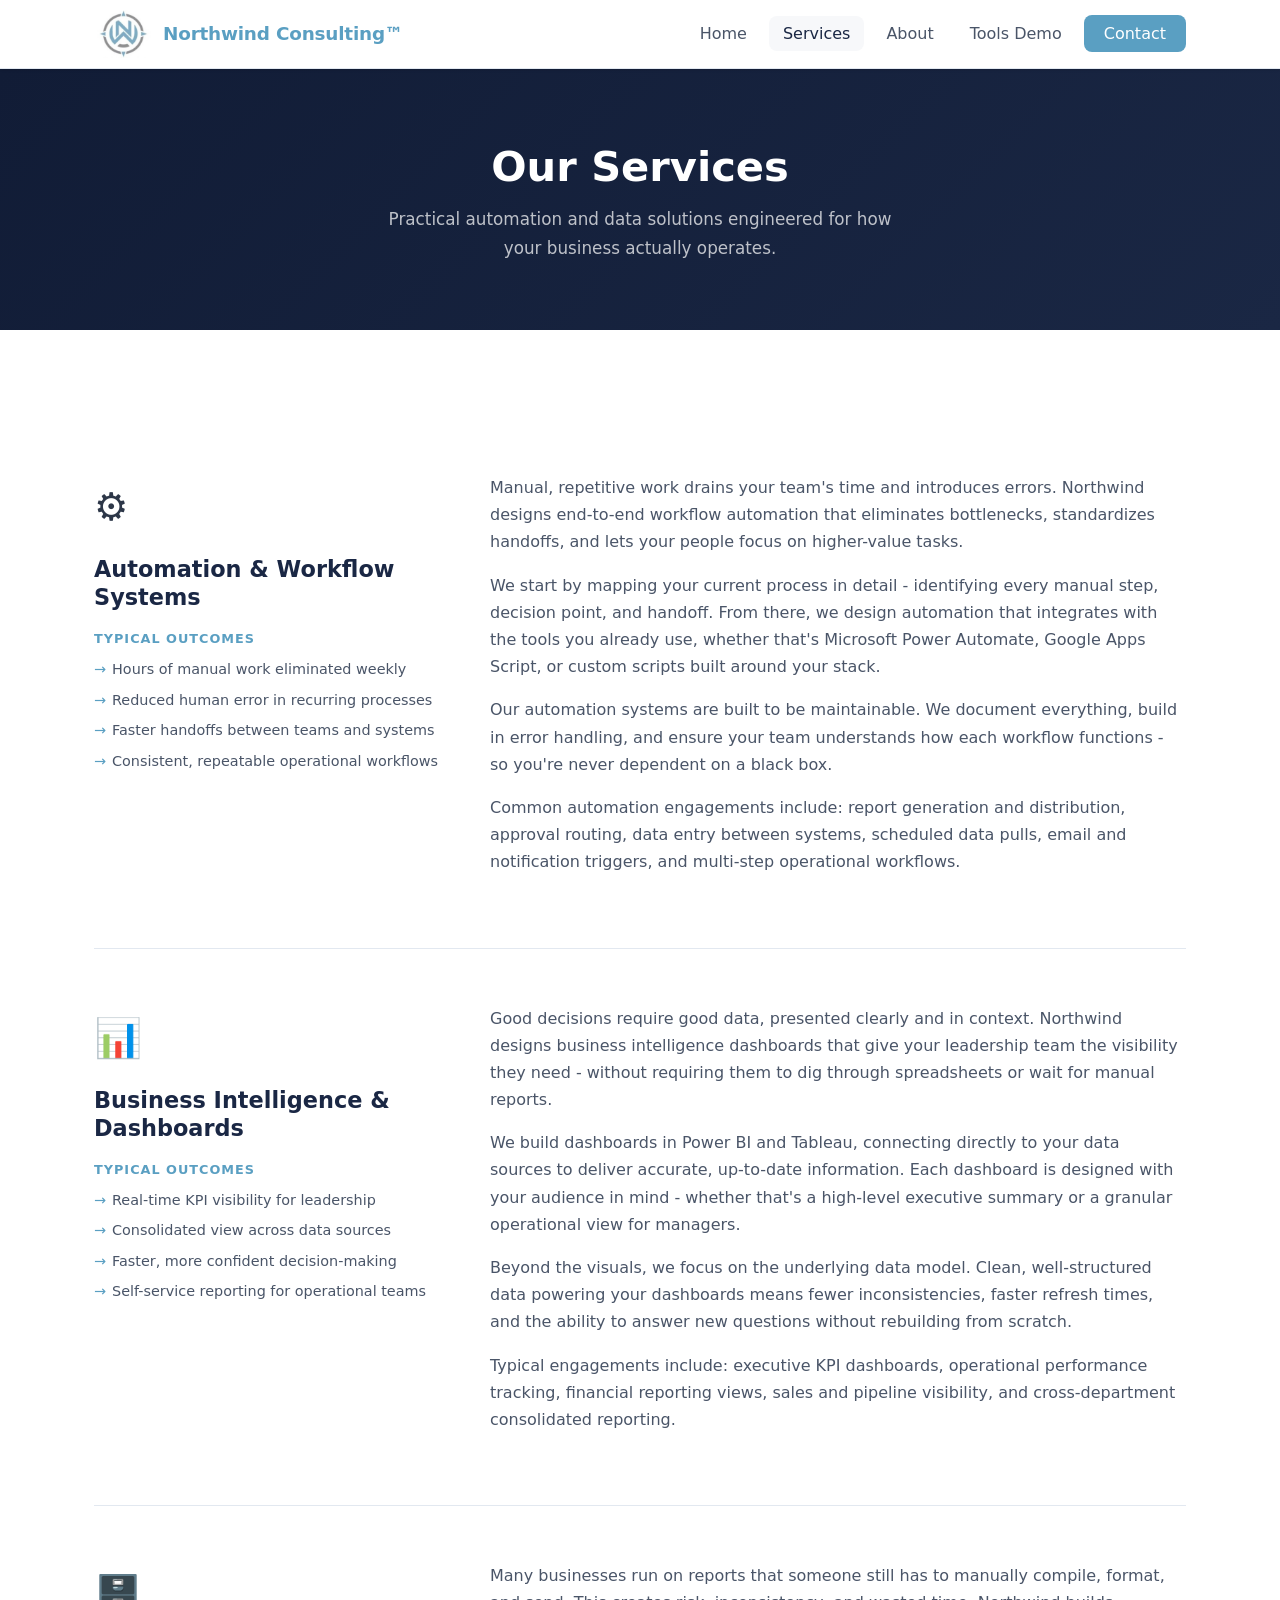
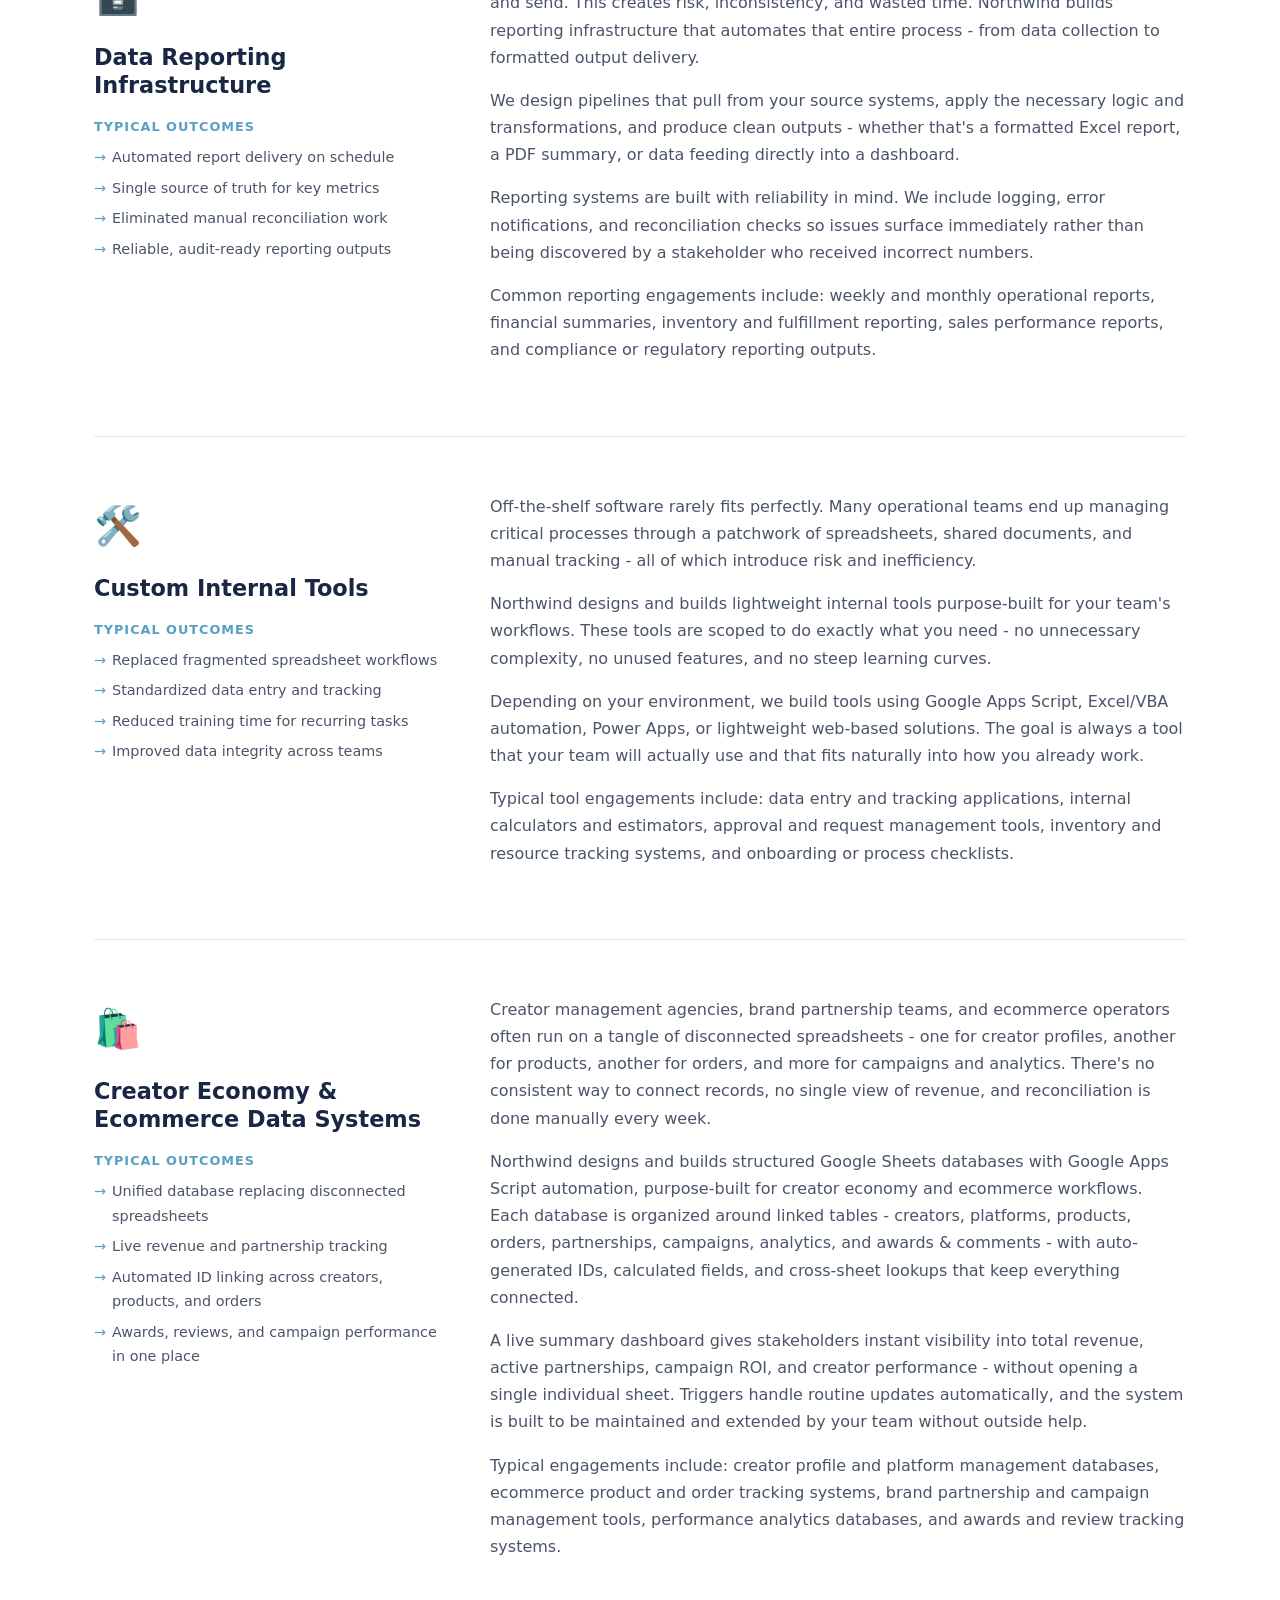
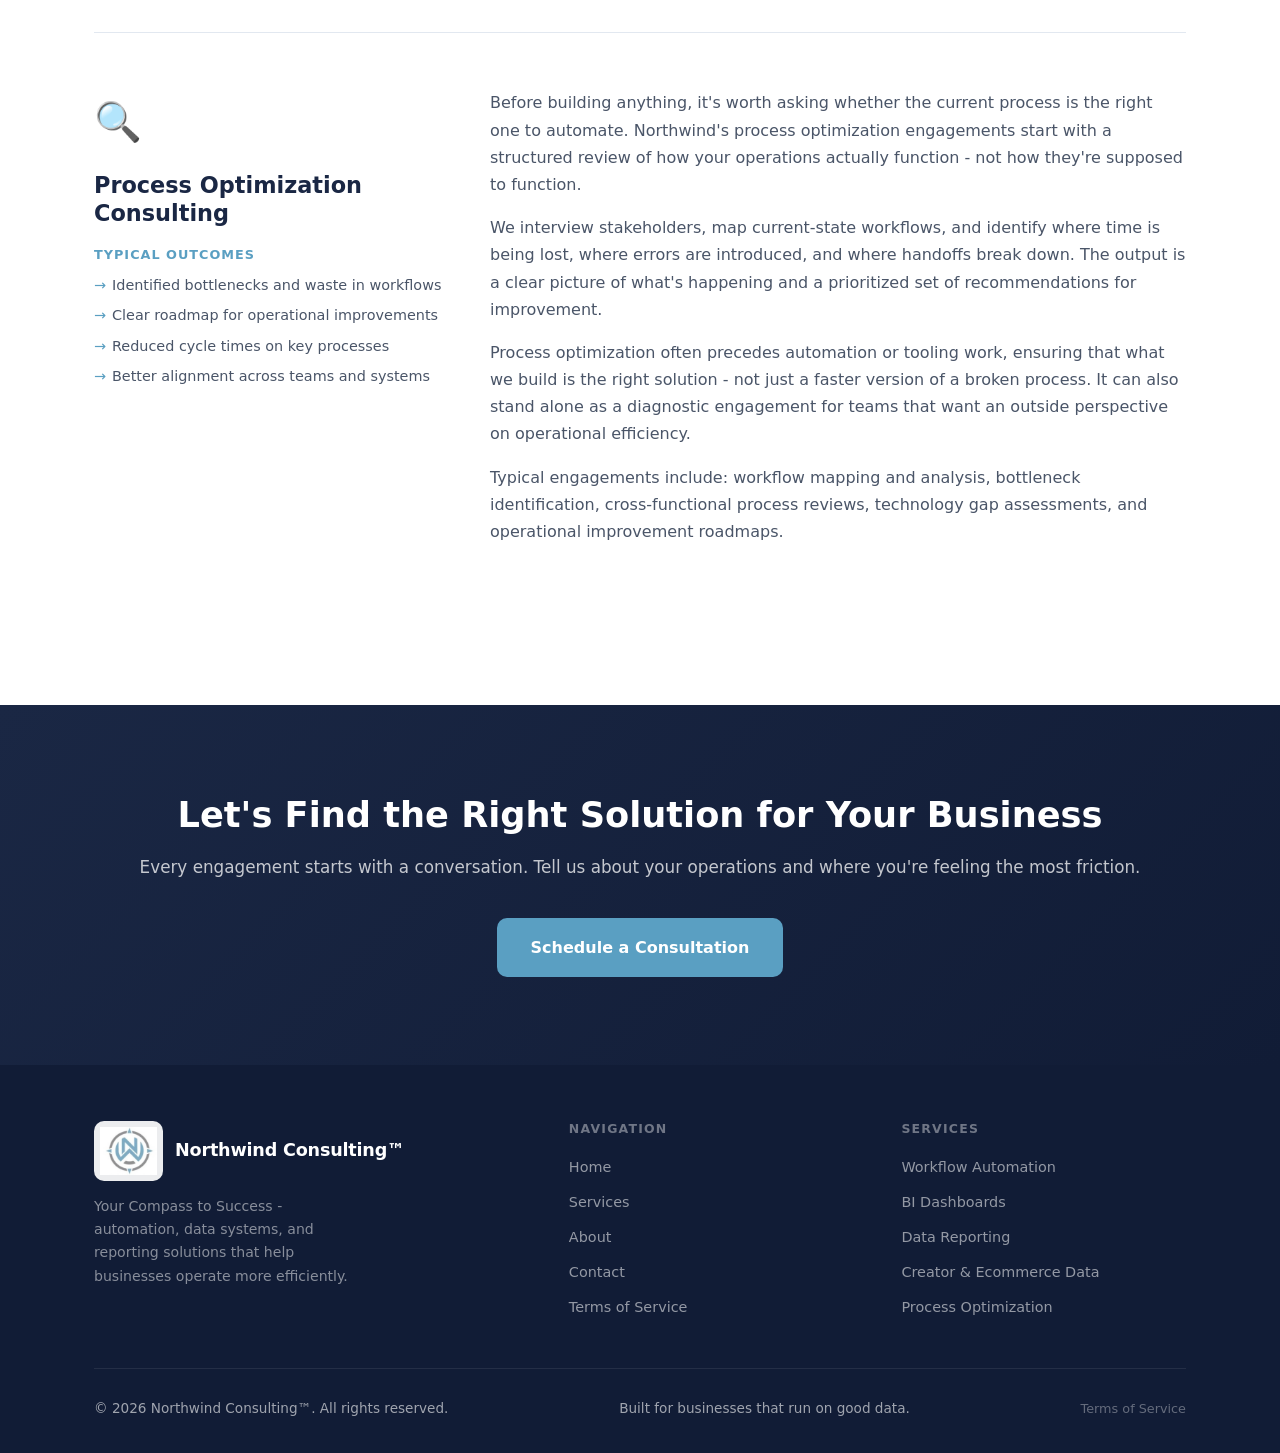
<file: services.html>
<!--
  Copyright © 2026 Northwind Consulting™. All rights reserved.
  Unauthorized copying, reverse engineering, redistribution,
  or reproduction of this software is strictly prohibited.
  https://northwind-pulse.com/terms.html
-->
<!DOCTYPE html>
<html lang="en">
<head>
  <meta charset="UTF-8" />
  <meta name="viewport" content="width=device-width, initial-scale=1.0" />
  <title>Services - Northwind Consulting™</title>
  <meta name="description" content="Automation, BI dashboards, data reporting, custom tools, and process optimization services from Northwind Consulting™." />
  <link rel="stylesheet" href="styles.css" />
</head>
<body>

  <!-- ============ NAVIGATION ============ -->
  <nav class="navbar">
    <div class="container">
      <div class="nav-inner">
        <a href="index.html" class="nav-logo"><span class="logo-icon"><img src="logo.jpg" alt="Northwind Consulting™" /></span><span class="nav-logo-text">Northwind Consulting™</span></a>
        <button class="nav-toggle" aria-label="Toggle menu" onclick="toggleNav()">
          <span></span><span></span><span></span>
        </button>
        <ul class="nav-links" id="navLinks">
          <li><a href="corporate.html">Home</a></li>
          <li><a href="services.html" class="active">Services</a></li>
          <li><a href="about.html">About</a></li>
          <li><a href="https://corp-tools.northwind-consulting.com" target="_blank" rel="noopener noreferrer">Tools Demo</a></li>
          <li><a href="contact.html" class="nav-cta">Contact</a></li>
        </ul>
      </div>
    </div>
  </nav>

  <!-- ============ PAGE HERO ============ -->
  <section class="page-hero">
    <div class="container">
      <h1>Our Services</h1>
      <p>Practical automation and data solutions engineered for how your business actually operates.</p>
    </div>
  </section>

  <!-- ============ SERVICE BLOCKS ============ -->
  <section class="section section-alt">
    <div class="container">

      <!-- 1. Automation -->
      <div class="service-block">
        <div class="service-label">
          <div class="service-icon">⚙️</div>
          <h2>Automation &amp; Workflow Systems</h2>
          <div class="service-outcomes">
            <h4>Typical Outcomes</h4>
            <ul>
              <li>Hours of manual work eliminated weekly</li>
              <li>Reduced human error in recurring processes</li>
              <li>Faster handoffs between teams and systems</li>
              <li>Consistent, repeatable operational workflows</li>
            </ul>
          </div>
        </div>
        <div class="service-detail">
          <p>
            Manual, repetitive work drains your team's time and introduces errors. Northwind designs end-to-end workflow automation that eliminates bottlenecks, standardizes handoffs, and lets your people focus on higher-value tasks.
          </p>
          <p>
            We start by mapping your current process in detail - identifying every manual step, decision point, and handoff. From there, we design automation that integrates with the tools you already use, whether that's Microsoft Power Automate, Google Apps Script, or custom scripts built around your stack.
          </p>
          <p>
            Our automation systems are built to be maintainable. We document everything, build in error handling, and ensure your team understands how each workflow functions - so you're never dependent on a black box.
          </p>
          <p>
            Common automation engagements include: report generation and distribution, approval routing, data entry between systems, scheduled data pulls, email and notification triggers, and multi-step operational workflows.
          </p>
        </div>
      </div>

      <!-- 2. BI Dashboards -->
      <div class="service-block">
        <div class="service-label">
          <div class="service-icon">📊</div>
          <h2>Business Intelligence &amp; Dashboards</h2>
          <div class="service-outcomes">
            <h4>Typical Outcomes</h4>
            <ul>
              <li>Real-time KPI visibility for leadership</li>
              <li>Consolidated view across data sources</li>
              <li>Faster, more confident decision-making</li>
              <li>Self-service reporting for operational teams</li>
            </ul>
          </div>
        </div>
        <div class="service-detail">
          <p>
            Good decisions require good data, presented clearly and in context. Northwind designs business intelligence dashboards that give your leadership team the visibility they need - without requiring them to dig through spreadsheets or wait for manual reports.
          </p>
          <p>
            We build dashboards in Power BI and Tableau, connecting directly to your data sources to deliver accurate, up-to-date information. Each dashboard is designed with your audience in mind - whether that's a high-level executive summary or a granular operational view for managers.
          </p>
          <p>
            Beyond the visuals, we focus on the underlying data model. Clean, well-structured data powering your dashboards means fewer inconsistencies, faster refresh times, and the ability to answer new questions without rebuilding from scratch.
          </p>
          <p>
            Typical engagements include: executive KPI dashboards, operational performance tracking, financial reporting views, sales and pipeline visibility, and cross-department consolidated reporting.
          </p>
        </div>
      </div>

      <!-- 3. Data Reporting -->
      <div class="service-block">
        <div class="service-label">
          <div class="service-icon">🗄️</div>
          <h2>Data Reporting Infrastructure</h2>
          <div class="service-outcomes">
            <h4>Typical Outcomes</h4>
            <ul>
              <li>Automated report delivery on schedule</li>
              <li>Single source of truth for key metrics</li>
              <li>Eliminated manual reconciliation work</li>
              <li>Reliable, audit-ready reporting outputs</li>
            </ul>
          </div>
        </div>
        <div class="service-detail">
          <p>
            Many businesses run on reports that someone still has to manually compile, format, and send. This creates risk, inconsistency, and wasted time. Northwind builds reporting infrastructure that automates that entire process - from data collection to formatted output delivery.
          </p>
          <p>
            We design pipelines that pull from your source systems, apply the necessary logic and transformations, and produce clean outputs - whether that's a formatted Excel report, a PDF summary, or data feeding directly into a dashboard.
          </p>
          <p>
            Reporting systems are built with reliability in mind. We include logging, error notifications, and reconciliation checks so issues surface immediately rather than being discovered by a stakeholder who received incorrect numbers.
          </p>
          <p>
            Common reporting engagements include: weekly and monthly operational reports, financial summaries, inventory and fulfillment reporting, sales performance reports, and compliance or regulatory reporting outputs.
          </p>
        </div>
      </div>

      <!-- 4. Custom Internal Tools -->
      <div class="service-block">
        <div class="service-label">
          <div class="service-icon">🛠️</div>
          <h2>Custom Internal Tools</h2>
          <div class="service-outcomes">
            <h4>Typical Outcomes</h4>
            <ul>
              <li>Replaced fragmented spreadsheet workflows</li>
              <li>Standardized data entry and tracking</li>
              <li>Reduced training time for recurring tasks</li>
              <li>Improved data integrity across teams</li>
            </ul>
          </div>
        </div>
        <div class="service-detail">
          <p>
            Off-the-shelf software rarely fits perfectly. Many operational teams end up managing critical processes through a patchwork of spreadsheets, shared documents, and manual tracking - all of which introduce risk and inefficiency.
          </p>
          <p>
            Northwind designs and builds lightweight internal tools purpose-built for your team's workflows. These tools are scoped to do exactly what you need - no unnecessary complexity, no unused features, and no steep learning curves.
          </p>
          <p>
            Depending on your environment, we build tools using Google Apps Script, Excel/VBA automation, Power Apps, or lightweight web-based solutions. The goal is always a tool that your team will actually use and that fits naturally into how you already work.
          </p>
          <p>
            Typical tool engagements include: data entry and tracking applications, internal calculators and estimators, approval and request management tools, inventory and resource tracking systems, and onboarding or process checklists.
          </p>
        </div>
      </div>

      <!-- 5. Creator Economy & Ecommerce Data Systems -->
      <div class="service-block">
        <div class="service-label">
          <div class="service-icon">🛍️</div>
          <h2>Creator Economy &amp; Ecommerce Data Systems</h2>
          <div class="service-outcomes">
            <h4>Typical Outcomes</h4>
            <ul>
              <li>Unified database replacing disconnected spreadsheets</li>
              <li>Live revenue and partnership tracking</li>
              <li>Automated ID linking across creators, products, and orders</li>
              <li>Awards, reviews, and campaign performance in one place</li>
            </ul>
          </div>
        </div>
        <div class="service-detail">
          <p>
            Creator management agencies, brand partnership teams, and ecommerce operators often run on a tangle of disconnected spreadsheets - one for creator profiles, another for products, another for orders, and more for campaigns and analytics. There's no consistent way to connect records, no single view of revenue, and reconciliation is done manually every week.
          </p>
          <p>
            Northwind designs and builds structured Google Sheets databases with Google Apps Script automation, purpose-built for creator economy and ecommerce workflows. Each database is organized around linked tables - creators, platforms, products, orders, partnerships, campaigns, analytics, and awards &amp; comments - with auto-generated IDs, calculated fields, and cross-sheet lookups that keep everything connected.
          </p>
          <p>
            A live summary dashboard gives stakeholders instant visibility into total revenue, active partnerships, campaign ROI, and creator performance - without opening a single individual sheet. Triggers handle routine updates automatically, and the system is built to be maintained and extended by your team without outside help.
          </p>
          <p>
            Typical engagements include: creator profile and platform management databases, ecommerce product and order tracking systems, brand partnership and campaign management tools, performance analytics databases, and awards and review tracking systems.
          </p>
        </div>
      </div>

      <!-- 6. Process Optimization -->
      <div class="service-block">
        <div class="service-label">
          <div class="service-icon">🔍</div>
          <h2>Process Optimization Consulting</h2>
          <div class="service-outcomes">
            <h4>Typical Outcomes</h4>
            <ul>
              <li>Identified bottlenecks and waste in workflows</li>
              <li>Clear roadmap for operational improvements</li>
              <li>Reduced cycle times on key processes</li>
              <li>Better alignment across teams and systems</li>
            </ul>
          </div>
        </div>
        <div class="service-detail">
          <p>
            Before building anything, it's worth asking whether the current process is the right one to automate. Northwind's process optimization engagements start with a structured review of how your operations actually function - not how they're supposed to function.
          </p>
          <p>
            We interview stakeholders, map current-state workflows, and identify where time is being lost, where errors are introduced, and where handoffs break down. The output is a clear picture of what's happening and a prioritized set of recommendations for improvement.
          </p>
          <p>
            Process optimization often precedes automation or tooling work, ensuring that what we build is the right solution - not just a faster version of a broken process. It can also stand alone as a diagnostic engagement for teams that want an outside perspective on operational efficiency.
          </p>
          <p>
            Typical engagements include: workflow mapping and analysis, bottleneck identification, cross-functional process reviews, technology gap assessments, and operational improvement roadmaps.
          </p>
        </div>
      </div>

    </div>
  </section>

  <!-- ============ CTA BANNER ============ -->
  <section class="cta-banner">
    <div class="container">
      <h2>Let's Find the Right Solution for Your Business</h2>
      <p>Every engagement starts with a conversation. Tell us about your operations and where you're feeling the most friction.</p>
      <a href="contact.html" class="btn btn-primary">Schedule a Consultation</a>
    </div>
  </section>

  <!-- ============ FOOTER ============ -->
  <footer class="footer">
    <div class="container">
      <div class="footer-inner">
        <div class="footer-brand">
          <a href="index.html" class="nav-logo"><span class="logo-icon"><img src="logo.jpg" alt="Northwind Consulting™" /></span><span class="nav-logo-text">Northwind Consulting™</span></a>
          <p>Your Compass to Success - automation, data systems, and reporting solutions that help businesses operate more efficiently.</p>
        </div>
        <div class="footer-col">
          <h4>Navigation</h4>
          <ul>
            <li><a href="index.html">Home</a></li>
            <li><a href="services.html">Services</a></li>
            <li><a href="about.html">About</a></li>
            <li><a href="contact.html">Contact</a></li>
            <li><a href="https://northwind-pulse.com/terms.html">Terms of Service</a></li>
          </ul>
        </div>
        <div class="footer-col">
          <h4>Services</h4>
          <ul>
            <li><a href="services.html">Workflow Automation</a></li>
            <li><a href="services.html">BI Dashboards</a></li>
            <li><a href="services.html">Data Reporting</a></li>
            <li><a href="services.html">Creator &amp; Ecommerce Data</a></li>
            <li><a href="services.html">Process Optimization</a></li>
          </ul>
        </div>
      </div>
      <div class="footer-bottom">
        <span>© <span id="year"></span> Northwind Consulting™. All rights reserved.</span>
        <span>Built for businesses that run on good data.</span>
        <span><a href="https://northwind-pulse.com/terms.html" style="color:rgba(255,255,255,.35);font-size:.8rem;">Terms of Service</a></span>
      </div>
    </div>
  </footer>

  <script src="script.js"></script>
</body>
</html>
</file>
<file: styles.css>
/*
 * Copyright © 2026 Northwind Consulting™. All rights reserved.
 * Unauthorized copying, reverse engineering, or redistribution
 * of this software is strictly prohibited.
 * https://northwind-pulse.com/terms.html
 */

/* ============================================================
   Northwind Consulting™ - styles.css
   ============================================================ */

/* ---------- Reset & Base ---------- */
*, *::before, *::after {
  box-sizing: border-box;
  margin: 0;
  padding: 0;
}

:root {
  --navy:       #1a2744;
  --navy-dark:  #111c36;
  --slate:      #4a5568;
  --teal:       #5a9fc2;
  --teal-light: #6aaccc;
  --bg:         #f7f8fa;
  --white:      #ffffff;
  --border:     #e2e8f0;
  --text:       #2d3748;
  --text-light: #718096;

  --shadow-sm:  0 1px 3px rgba(0,0,0,.08), 0 1px 2px rgba(0,0,0,.05);
  --shadow-md:  0 4px 12px rgba(0,0,0,.10), 0 2px 6px rgba(0,0,0,.06);
  --shadow-lg:  0 10px 30px rgba(0,0,0,.12);

  --radius:     10px;
  --radius-lg:  16px;

  --max-w:      1140px;
  --transition: 0.22s ease;
}

html { scroll-behavior: smooth; }

body {
  font-family: 'Segoe UI', system-ui, -apple-system, sans-serif;
  font-size: 16px;
  line-height: 1.7;
  color: var(--text);
  background: var(--bg);
}

img { max-width: 100%; display: block; }

a {
  color: var(--teal);
  text-decoration: none;
  transition: color var(--transition);
}
a:hover { color: var(--teal-light); }

/* ---------- Container ---------- */
.container {
  width: 100%;
  max-width: var(--max-w);
  margin: 0 auto;
  padding: 0 24px;
}

/* ---------- Typography ---------- */
h1, h2, h3, h4 {
  font-weight: 700;
  line-height: 1.25;
  color: var(--navy);
}

h1 { font-size: clamp(2rem, 5vw, 3.2rem); }
h2 { font-size: clamp(1.6rem, 3vw, 2.2rem); }
h3 { font-size: 1.2rem; }

p { color: var(--slate); }

/* ---------- Buttons ---------- */
.btn {
  display: inline-block;
  padding: 14px 32px;
  border-radius: var(--radius);
  font-size: 1rem;
  font-weight: 600;
  cursor: pointer;
  border: 2px solid transparent;
  transition: all var(--transition);
  text-align: center;
}

.btn-primary {
  background: var(--teal);
  color: var(--white);
}
.btn-primary:hover {
  background: var(--teal-light);
  color: var(--white);
  transform: translateY(-2px);
  box-shadow: var(--shadow-md);
}

.btn-outline {
  background: transparent;
  border-color: var(--white);
  color: var(--white);
}
.btn-outline:hover {
  background: var(--white);
  color: var(--navy);
  transform: translateY(-2px);
}

/* ---------- Navigation ---------- */
.navbar {
  background: var(--white);
  border-bottom: 1px solid var(--border);
  position: sticky;
  top: 0;
  z-index: 100;
  box-shadow: var(--shadow-sm);
}

.nav-inner {
  display: flex;
  align-items: center;
  justify-content: space-between;
  height: 68px;
}

.nav-logo {
  display: flex;
  align-items: center;
  gap: 12px;
  flex-shrink: 0;
  text-decoration: none;
}
.logo-icon {
  display: flex;
  align-items: center;
  flex-shrink: 0;
}
.logo-icon img {
  height: 48px;
  width: auto;
  display: block;
}
.nav-logo-text {
  font-size: 1.15rem;
  font-weight: 700;
  color: var(--teal);
  letter-spacing: -.2px;
  line-height: 1.2;
  white-space: nowrap;
}
.nav-logo:hover { opacity: .88; }

.nav-links {
  display: flex;
  align-items: center;
  gap: 8px;
  list-style: none;
}

.nav-links a {
  color: var(--slate);
  font-weight: 500;
  padding: 8px 14px;
  border-radius: 8px;
  transition: all var(--transition);
}
.nav-links a:hover,
.nav-links a.active {
  color: var(--navy);
  background: var(--bg);
}

.nav-cta {
  background: var(--teal) !important;
  color: var(--white) !important;
  padding: 9px 20px !important;
}
.nav-cta:hover {
  background: var(--teal-light) !important;
  color: var(--white) !important;
}

/* Hamburger */
.nav-toggle {
  display: none;
  flex-direction: column;
  gap: 5px;
  cursor: pointer;
  padding: 6px;
  border: none;
  background: transparent;
}
.nav-toggle span {
  display: block;
  width: 24px;
  height: 2px;
  background: var(--navy);
  border-radius: 2px;
  transition: all var(--transition);
}

/* ---------- Hero ---------- */
.hero {
  background: linear-gradient(135deg, var(--navy-dark) 0%, var(--navy) 60%, #1e3a5f 100%);
  color: var(--white);
  padding: 100px 0 96px;
  text-align: center;
  position: relative;
  overflow: hidden;
}

.hero::before {
  content: '';
  position: absolute;
  inset: 0;
  background: radial-gradient(ellipse at 70% 50%, rgba(58,140,140,.18) 0%, transparent 60%);
  pointer-events: none;
}

.hero h1 {
  color: var(--white);
  max-width: 780px;
  margin: 0 auto 20px;
}

.hero-sub {
  font-size: 1.15rem;
  color: rgba(255,255,255,.78);
  max-width: 580px;
  margin: 0 auto 40px;
  line-height: 1.7;
}

.hero-actions {
  display: flex;
  gap: 16px;
  justify-content: center;
  flex-wrap: wrap;
}

/* ---------- Section Wrapper ---------- */
.section {
  padding: 88px 0;
}
.section-alt { background: var(--white); }

.section-header {
  text-align: center;
  max-width: 620px;
  margin: 0 auto 56px;
}
.section-header p {
  margin-top: 12px;
  font-size: 1.05rem;
}

.section-tag {
  display: inline-block;
  background: rgba(58,140,140,.12);
  color: var(--teal);
  font-size: .78rem;
  font-weight: 700;
  letter-spacing: 1.2px;
  text-transform: uppercase;
  padding: 5px 14px;
  border-radius: 100px;
  margin-bottom: 12px;
}

/* ---------- Service Cards ---------- */
.cards-grid {
  display: grid;
  grid-template-columns: repeat(auto-fill, minmax(220px, 1fr));
  gap: 24px;
}

.card {
  background: var(--white);
  border: 1px solid var(--border);
  border-radius: var(--radius-lg);
  padding: 32px 28px;
  box-shadow: var(--shadow-sm);
  transition: all var(--transition);
}
.card:hover {
  transform: translateY(-4px);
  box-shadow: var(--shadow-md);
  border-color: rgba(58,140,140,.25);
}

.card-icon {
  width: 52px;
  height: 52px;
  background: rgba(90,159,194,.12);
  border-radius: 14px;
  display: flex;
  align-items: center;
  justify-content: center;
  margin-bottom: 20px;
  color: var(--teal);
  flex-shrink: 0;
}
.card-icon svg { width: 26px; height: 26px; stroke: var(--teal); }

.card h3 {
  margin-bottom: 10px;
  font-size: 1.05rem;
}

.card p {
  font-size: .93rem;
  line-height: 1.65;
}

/* ---------- Why Northwind ---------- */
.pillars-grid {
  display: grid;
  grid-template-columns: repeat(auto-fill, minmax(240px, 1fr));
  gap: 28px;
}

.pillar {
  display: flex;
  gap: 18px;
  align-items: flex-start;
}

.pillar-icon {
  flex-shrink: 0;
  width: 48px;
  height: 48px;
  background: rgba(58,140,140,.12);
  border-radius: 12px;
  display: flex;
  align-items: center;
  justify-content: center;
  font-size: 1.3rem;
}

.pillar-icon svg { width: 22px; height: 22px; stroke: var(--teal); }
.pillar-text h3 { margin-bottom: 6px; font-size: 1rem; }
.pillar-text p  { font-size: .9rem; }

/* ---------- Outcomes ---------- */
.outcomes-list {
  display: grid;
  grid-template-columns: repeat(auto-fill, minmax(280px, 1fr));
  gap: 20px;
  max-width: 880px;
  margin: 0 auto;
}

.outcome-item {
  display: flex;
  gap: 14px;
  align-items: flex-start;
  background: var(--white);
  border-radius: var(--radius);
  padding: 22px 24px;
  border: 1px solid var(--border);
  box-shadow: var(--shadow-sm);
}

.outcome-item .check {
  flex-shrink: 0;
  width: 28px;
  height: 28px;
  background: var(--teal);
  border-radius: 50%;
  display: flex;
  align-items: center;
  justify-content: center;
  color: var(--white);
  font-size: .85rem;
  margin-top: 2px;
}

.outcome-item p { font-size: .95rem; }

/* ---------- CTA Banner ---------- */
.cta-banner {
  background: linear-gradient(135deg, var(--navy) 0%, var(--navy-dark) 100%);
  color: var(--white);
  padding: 88px 0;
  text-align: center;
}

.cta-banner h2 { color: var(--white); margin-bottom: 16px; }
.cta-banner p  { color: rgba(255,255,255,.75); margin-bottom: 36px; font-size: 1.05rem; }

/* ---------- Services Page ---------- */
.service-block {
  display: grid;
  grid-template-columns: 1fr 2fr;
  gap: 48px;
  align-items: start;
  padding: 56px 0;
  border-bottom: 1px solid var(--border);
}
.service-block:last-child { border-bottom: none; }

.service-label {
  position: sticky;
  top: 88px;
}

.service-label .service-icon {
  font-size: 2.4rem;
  margin-bottom: 16px;
}

.service-label h2 {
  font-size: 1.4rem;
  margin-bottom: 8px;
}

.service-outcomes {
  margin-top: 20px;
}

.service-outcomes h4 {
  font-size: .8rem;
  letter-spacing: 1px;
  text-transform: uppercase;
  color: var(--teal);
  font-weight: 700;
  margin-bottom: 10px;
}

.service-outcomes ul {
  list-style: none;
  display: flex;
  flex-direction: column;
  gap: 6px;
}

.service-outcomes li {
  font-size: .9rem;
  color: var(--slate);
  padding-left: 18px;
  position: relative;
}
.service-outcomes li::before {
  content: '→';
  position: absolute;
  left: 0;
  color: var(--teal);
}

.service-detail p {
  font-size: 1rem;
  margin-bottom: 16px;
}

/* ---------- About Page ---------- */
.about-intro {
  display: grid;
  grid-template-columns: 1fr 1fr;
  gap: 64px;
  align-items: center;
}

.about-intro h2 { margin-bottom: 20px; }
.about-intro p  { margin-bottom: 16px; }

.about-visual {
  background: linear-gradient(135deg, var(--navy) 0%, #1e3a5f 100%);
  border-radius: var(--radius-lg);
  padding: 48px;
  color: var(--white);
  box-shadow: var(--shadow-lg);
}

.about-visual h3 { color: var(--white); margin-bottom: 20px; font-size: 1.1rem; }

.stat-row {
  display: flex;
  flex-direction: column;
  gap: 18px;
}

.stat-item {
  display: flex;
  flex-direction: column;
}

.stat-num {
  font-size: 2.2rem;
  font-weight: 700;
  color: var(--teal-light);
  line-height: 1;
}

.stat-desc {
  font-size: .88rem;
  color: rgba(255,255,255,.65);
  margin-top: 4px;
}

.philosophy-grid {
  display: grid;
  grid-template-columns: repeat(auto-fill, minmax(240px, 1fr));
  gap: 24px;
}

.philosophy-card {
  background: var(--white);
  border: 1px solid var(--border);
  border-radius: var(--radius-lg);
  padding: 32px 28px;
  box-shadow: var(--shadow-sm);
  transition: box-shadow var(--transition);
}
.philosophy-card:hover { box-shadow: var(--shadow-md); }
.philosophy-card .icon { font-size: 2rem; margin-bottom: 14px; }
.philosophy-card h3 { margin-bottom: 8px; font-size: 1rem; }
.philosophy-card p { font-size: .9rem; }

.tech-grid {
  display: flex;
  flex-wrap: wrap;
  gap: 12px;
}

.tech-tag {
  display: inline-flex;
  align-items: center;
  gap: 8px;
  background: var(--white);
  border: 1px solid var(--border);
  border-radius: 8px;
  padding: 10px 18px;
  font-size: .9rem;
  font-weight: 500;
  color: var(--navy);
  box-shadow: var(--shadow-sm);
  transition: all var(--transition);
}
.tech-tag:hover {
  border-color: var(--teal);
  box-shadow: var(--shadow-md);
  transform: translateY(-2px);
}
.tech-tag .icon { font-size: 1.1rem; }

/* ---------- Contact Page ---------- */
.contact-grid {
  display: grid;
  grid-template-columns: 1fr 1.6fr;
  gap: 64px;
  align-items: start;
}

.contact-info h2 { margin-bottom: 16px; }
.contact-info p  { margin-bottom: 28px; }

.contact-detail {
  display: flex;
  flex-direction: column;
  gap: 20px;
}

.contact-item {
  display: flex;
  align-items: flex-start;
  gap: 16px;
}

.contact-item .ci-icon {
  flex-shrink: 0;
  width: 42px;
  height: 42px;
  background: rgba(58,140,140,.12);
  border-radius: 10px;
  display: flex;
  align-items: center;
  justify-content: center;
  font-size: 1.1rem;
}

.contact-item h4 {
  font-size: .85rem;
  color: var(--teal);
  font-weight: 700;
  margin-bottom: 2px;
  text-transform: uppercase;
  letter-spacing: .8px;
}
.contact-item p { font-size: .92rem; }

.contact-form-card {
  background: var(--white);
  border: 1px solid var(--border);
  border-radius: var(--radius-lg);
  padding: 40px;
  box-shadow: var(--shadow-md);
}

.form-row {
  display: grid;
  grid-template-columns: 1fr 1fr;
  gap: 16px;
}

.form-group {
  display: flex;
  flex-direction: column;
  gap: 6px;
  margin-bottom: 20px;
}

.form-group label {
  font-size: .88rem;
  font-weight: 600;
  color: var(--navy);
}

.form-group input,
.form-group textarea {
  width: 100%;
  padding: 12px 16px;
  border: 1.5px solid var(--border);
  border-radius: var(--radius);
  font-size: .95rem;
  font-family: inherit;
  color: var(--text);
  background: var(--bg);
  transition: border-color var(--transition), box-shadow var(--transition);
  outline: none;
}

.form-group input:focus,
.form-group textarea:focus {
  border-color: var(--teal);
  box-shadow: 0 0 0 3px rgba(58,140,140,.12);
  background: var(--white);
}

.form-group textarea { resize: vertical; min-height: 130px; }

.form-note {
  font-size: .82rem;
  color: var(--text-light);
  margin-top: -12px;
  margin-bottom: 20px;
}

.form-success {
  display: none;
  background: rgba(58,140,140,.1);
  border: 1px solid rgba(58,140,140,.3);
  color: var(--teal);
  border-radius: var(--radius);
  padding: 16px 20px;
  font-size: .95rem;
  text-align: center;
  margin-top: 16px;
}
.form-success.visible { display: block; }

/* ---------- Page Hero (inner pages) ---------- */
.page-hero {
  background: linear-gradient(135deg, var(--navy-dark) 0%, var(--navy) 100%);
  padding: 72px 0 68px;
  text-align: center;
}
.page-hero h1 {
  color: var(--white);
  margin-bottom: 12px;
  font-size: clamp(1.8rem, 4vw, 2.6rem);
}
.page-hero p {
  color: rgba(255,255,255,.72);
  font-size: 1.05rem;
  max-width: 520px;
  margin: 0 auto;
}

/* ---------- Footer ---------- */
.footer {
  background: var(--navy-dark);
  color: rgba(255,255,255,.6);
  padding: 56px 0 32px;
}

.footer-inner {
  display: grid;
  grid-template-columns: 1.5fr 1fr 1fr;
  gap: 48px;
  margin-bottom: 48px;
}

.footer-brand .nav-logo {
  display: inline-flex;
  margin-bottom: 14px;
}
.footer-brand .logo-icon {
  background: rgba(255,255,255,.92);
  border-radius: 10px;
  padding: 6px;
}
.footer-brand .logo-icon img {
  height: 48px;
}
.footer-brand .nav-logo-text {
  color: var(--white);
  font-size: 1.1rem;
}

.footer-brand p {
  font-size: .88rem;
  color: rgba(255,255,255,.5);
  max-width: 260px;
  line-height: 1.65;
}

.footer-col h4 {
  font-size: .78rem;
  letter-spacing: 1.2px;
  text-transform: uppercase;
  color: rgba(255,255,255,.4);
  font-weight: 700;
  margin-bottom: 16px;
}

.footer-col ul { list-style: none; display: flex; flex-direction: column; gap: 8px; }
.footer-col a {
  font-size: .9rem;
  color: rgba(255,255,255,.55);
  transition: color var(--transition);
}
.footer-col a:hover { color: var(--teal-light); }

.footer-bottom {
  border-top: 1px solid rgba(255,255,255,.08);
  padding-top: 28px;
  display: flex;
  justify-content: space-between;
  align-items: center;
  flex-wrap: wrap;
  gap: 12px;
  font-size: .85rem;
}

/* ---------- Tools Strip ---------- */
.tools-strip {
  background: var(--white);
  border-top: 1px solid var(--border);
  border-bottom: 1px solid var(--border);
  padding: 18px 0;
}

.tools-strip-inner {
  display: flex;
  align-items: center;
  gap: 20px;
  flex-wrap: wrap;
}

.tools-label {
  font-size: .8rem;
  font-weight: 700;
  letter-spacing: .8px;
  text-transform: uppercase;
  color: var(--text-light);
  white-space: nowrap;
  flex-shrink: 0;
}

.tools-list {
  display: flex;
  flex-wrap: wrap;
  gap: 8px;
}

.tool-badge {
  display: inline-block;
  background: var(--bg);
  border: 1.5px solid var(--border);
  border-radius: 6px;
  padding: 5px 14px;
  font-size: .82rem;
  font-weight: 600;
  color: var(--navy);
  letter-spacing: .1px;
}

/* ---------- Who We Help ---------- */
.help-grid {
  display: grid;
  grid-template-columns: repeat(auto-fill, minmax(240px, 1fr));
  gap: 24px;
}

.help-card {
  background: var(--white);
  border: 1px solid var(--border);
  border-radius: var(--radius-lg);
  padding: 32px 28px;
  box-shadow: var(--shadow-sm);
  transition: all var(--transition);
}
.help-card:hover {
  transform: translateY(-3px);
  box-shadow: var(--shadow-md);
  border-color: rgba(90,159,194,.3);
}

.help-icon {
  width: 48px;
  height: 48px;
  background: rgba(90,159,194,.12);
  border-radius: 12px;
  display: flex;
  align-items: center;
  justify-content: center;
  margin-bottom: 18px;
}
.help-icon svg { width: 22px; height: 22px; stroke: var(--teal); }

.help-card h3 { font-size: 1rem; margin-bottom: 14px; }

.help-list {
  list-style: none;
  display: flex;
  flex-direction: column;
  gap: 8px;
}
.help-list li {
  font-size: .88rem;
  color: var(--slate);
  padding-left: 16px;
  position: relative;
  line-height: 1.5;
}
.help-list li::before {
  content: '–';
  position: absolute;
  left: 0;
  color: var(--teal);
  font-weight: 700;
}

/* ---------- Case Studies ---------- */
.case-grid {
  display: grid;
  grid-template-columns: 1fr 1fr;
  gap: 28px;
}

.case-card {
  background: var(--white);
  border: 1px solid var(--border);
  border-radius: var(--radius-lg);
  box-shadow: var(--shadow-sm);
  overflow: hidden;
  display: flex;
  flex-direction: column;
}

.case-header {
  background: linear-gradient(135deg, var(--navy) 0%, #1e3a5f 100%);
  padding: 28px 32px;
}

.case-label {
  display: inline-block;
  background: rgba(90,159,194,.25);
  color: var(--teal-light);
  font-size: .72rem;
  font-weight: 700;
  letter-spacing: 1px;
  text-transform: uppercase;
  padding: 4px 12px;
  border-radius: 100px;
  margin-bottom: 12px;
}

.case-header h3 {
  color: var(--white);
  font-size: 1.05rem;
  line-height: 1.4;
}

.case-body {
  padding: 28px 32px;
  flex: 1;
  display: flex;
  flex-direction: column;
  gap: 20px;
}

.case-section h4 {
  font-size: .75rem;
  letter-spacing: 1px;
  text-transform: uppercase;
  color: var(--teal);
  font-weight: 700;
  margin-bottom: 8px;
}
.case-section p { font-size: .92rem; line-height: 1.65; }

.case-metrics {
  display: flex;
  gap: 0;
  border: 1px solid var(--border);
  border-radius: var(--radius);
  overflow: hidden;
  margin-top: auto;
}

.case-metric {
  flex: 1;
  padding: 16px 12px;
  text-align: center;
  border-right: 1px solid var(--border);
}
.case-metric:last-child { border-right: none; }

.metric-num {
  display: block;
  font-size: 1.15rem;
  font-weight: 700;
  color: var(--teal);
  line-height: 1;
  margin-bottom: 4px;
}
.metric-label {
  display: block;
  font-size: .72rem;
  color: var(--text-light);
  line-height: 1.3;
}

/* ---------- Contact: What Happens Next ---------- */
.next-steps {
  margin-top: 28px;
  padding-top: 24px;
  border-top: 1px solid var(--border);
}

.steps-heading {
  font-size: .78rem;
  letter-spacing: 1px;
  text-transform: uppercase;
  color: var(--teal);
  font-weight: 700;
  margin-bottom: 18px;
}

.steps-list {
  list-style: none;
  display: flex;
  flex-direction: column;
  gap: 16px;
}
.steps-list li {
  display: flex;
  gap: 14px;
  align-items: flex-start;
}
.step-num {
  flex-shrink: 0;
  width: 26px;
  height: 26px;
  background: var(--teal);
  color: var(--white);
  border-radius: 50%;
  display: flex;
  align-items: center;
  justify-content: center;
  font-size: .75rem;
  font-weight: 700;
  margin-top: 1px;
}
.steps-list strong {
  display: block;
  font-size: .92rem;
  color: var(--navy);
  font-weight: 600;
  margin-bottom: 2px;
}
.steps-list p {
  font-size: .85rem;
  margin: 0;
  line-height: 1.55;
}

/* ---------- Responsive ---------- */
@media (max-width: 900px) {
  .service-block {
    grid-template-columns: 1fr;
    gap: 24px;
  }
  .service-label { position: static; }

  .about-intro {
    grid-template-columns: 1fr;
    gap: 40px;
  }

  .contact-grid {
    grid-template-columns: 1fr;
    gap: 40px;
  }

  .footer-inner {
    grid-template-columns: 1fr 1fr;
  }
  .case-grid { grid-template-columns: 1fr; }
}

@media (max-width: 640px) {
  .nav-links {
    display: none;
    position: fixed;
    top: 68px;
    left: 0;
    right: 0;
    background: var(--white);
    border-bottom: 1px solid var(--border);
    flex-direction: column;
    padding: 16px 24px 24px;
    gap: 4px;
    box-shadow: var(--shadow-md);
  }
  .nav-links.open { display: flex; }
  .nav-links a { width: 100%; padding: 11px 14px; }

  .nav-toggle { display: flex; }

  .section { padding: 64px 0; }
  .hero    { padding: 72px 0 68px; }

  .cards-grid        { grid-template-columns: 1fr; }
  .pillars-grid      { grid-template-columns: 1fr; }
  .outcomes-list     { grid-template-columns: 1fr; }
  .philosophy-grid   { grid-template-columns: 1fr; }
  .help-grid         { grid-template-columns: 1fr; }
  .case-grid         { grid-template-columns: 1fr; }
  .tools-strip-inner { flex-direction: column; align-items: flex-start; gap: 12px; }
  .case-metrics      { flex-wrap: wrap; }
  .case-metric       { min-width: 33%; }

  .form-row { grid-template-columns: 1fr; }

  .contact-form-card { padding: 28px 22px; }

  .footer-inner {
    grid-template-columns: 1fr;
    gap: 32px;
  }
  .footer-bottom {
    flex-direction: column;
    text-align: center;
  }
}
</file>
